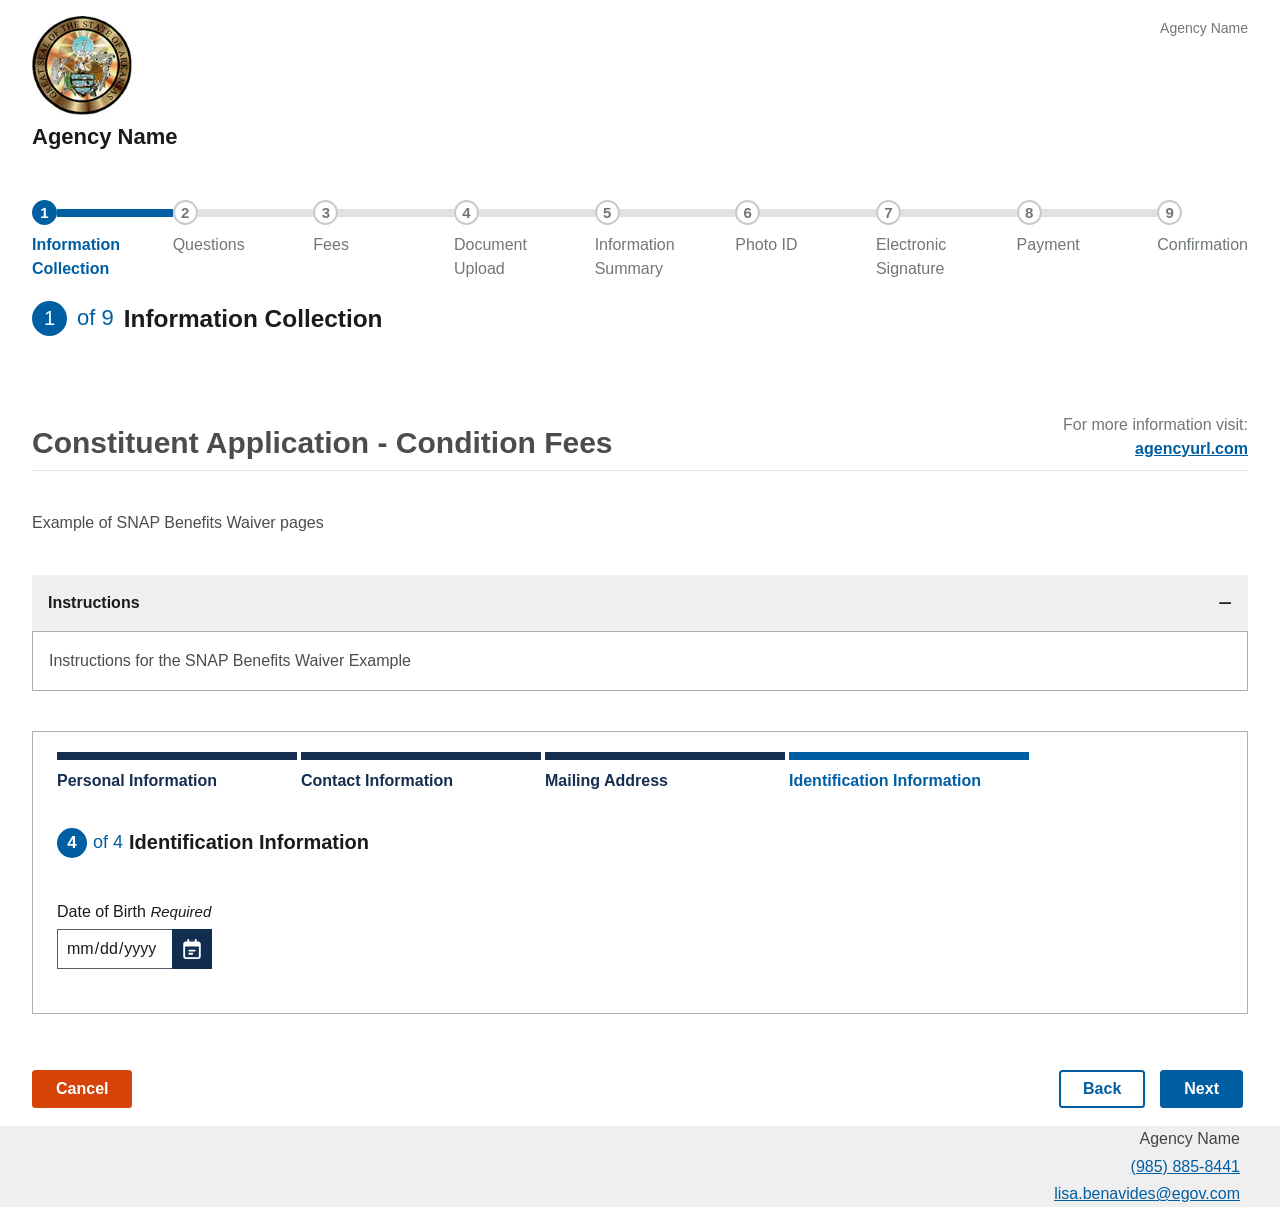
<file: index.html>
<!DOCTYPE html>
<html lang="en">

<head>
  <meta charset="UTF-8" />
  <meta name="viewport" content="width=device-width, initial-scale=1.0" />
  <title>Constituent Application - PhotoID - Information Collection</title>
  <link rel="stylesheet" href="css/styles.css" />
  <style>
    /* Fix the CSS variable typo in styles.css for step labels */
    :root {
      --step-indicator-label-font-size: 1.6rem;
    }

    /* ===== Constituent Header ===== */
    .constituent-header {
      display: flex;
      justify-content: space-between;
      align-items: flex-start;
      padding: 1.6rem 3.2rem;
      background: #fff;
    }

    .constituent-header__brand {
      display: flex;
      flex-direction: column;
      gap: 0.4rem;
    }

    .constituent-header__logo {
      max-height: 100px;
      max-width: 100px;
    }

    .constituent-header__agency-name {
      font-size: 2.2rem;
      font-weight: 700;
      color: #1b1b1b;
      margin: 0;
    }

    .constituent-header__aside {
      font-size: 1.4rem;
      color: #71767a;
      padding-top: 0.4rem;
    }

    /* ===== Application Card ===== */
    .application-card {
      border: 1px solid #aeb0b5;
      background-color: #fff;
      padding: 0 2.4rem 2.4rem;
      margin-top: 2rem;
      margin-bottom: 4rem;
    }

    /* ===== Section Tabs (sub-step tab strip) ===== */
    .section-tabs {
      display: flex;
      gap: 4px;
      margin-top: 2rem;
    }

    .section-tab {
      flex: 1;
      max-width: 24rem;
      padding: 1rem 0 1.6rem;
      font-family: "Public Sans Web", -apple-system, BlinkMacSystemFont, "Segoe UI", Roboto, sans-serif;
      font-size: 1.6rem;
      font-weight: 600;
      color: #919191;
      background: none;
      border: none;
      border-top: 8px solid #c9c9c9;
      cursor: pointer;
      text-align: left;
      line-height: 1.4;
    }

    .section-tab.active {
      color: #005ea2;
      border-top-color: #005ea2;
      font-weight: bold;
    }

    .section-tab.visited {
      color: #162e51;
      border-top-color: #162e51;
    }

    .section-tab:hover:not(.active) {
      color: #1b1b1b;
    }

    .section-tab:focus {
      outline: 0.25rem solid #2491ff;
      outline-offset: -2px;
    }

    /* ===== Tab Panels ===== */
    .section-tab-panel {
      display: none;
    }

    .section-tab-panel.active {
      display: block;
    }

    /* ===== Sub-step Heading ("1 of 4 Personal Information") ===== */
    .substep-heading {
      display: flex;
      align-items: center;
      gap: 0.6rem;
      margin: 2rem 0 4.4rem;
    }

    .substep-heading__counter {
      display: inline-flex;
      align-items: center;
      justify-content: center;
      width: 3rem;
      height: 3rem;
      min-width: 3rem;
      border-radius: 50%;
      background-color: #005ea2;
      color: #fff;
      font-size: 1.7rem;
      font-weight: 700;
      line-height: 1;
    }

    .substep-heading__total {
      font-size: 1.8rem;
      font-weight: 400;
      color: #005ea2;
    }

    .substep-heading__text {
      font-size: 2rem;
      font-weight: 700;
      color: #1b1b1b;
    }

    /* ===== Form Groups ===== */
    .usa-form-group {
      margin-bottom: 2rem;
    }

    /* ===== Action Buttons Bar ===== */
    .form-actions {
      display: flex;
      justify-content: space-between;
      align-items: center;
      padding: 1.6rem 0;
    }

    /* ===== Constituent Footer ===== */
    .constituent-footer {
      text-align: right;
      background: #efefef;
      padding-right: 4rem;
    }

    .constituent-footer p {
      margin: 0.2rem 0;
      font-size: 1.6rem;
      color: #444;
    }

    .constituent-footer a {
      color: #005ea2;
      text-decoration: underline;
    }

    /* Keep step indicator labels visible on constituent page */
    .usa-step-indicator__segment-label {
      font-size: 1.6rem;
    }

    /* Hide native calendar icon visually but keep it interactive */
    input[type="date"]::-webkit-calendar-picker-indicator {
      opacity: 0;
      cursor: pointer;
    }

    /* Constituent page spacing overrides */
    .app-builder-content__heading {
      border-bottom: none;
      padding-bottom: 0;
      margin: 0;
    }

    .heading-url-row {
      display: flex;
      justify-content: space-between;
      align-items: flex-end;
      border-bottom: 1px solid #dfe1e2;
      padding-bottom: 1rem;
      margin-top: 8rem;
      margin-bottom: 4rem;
    }

    .heading-url-row__url {
      display: flex;
      flex-direction: column;
      align-items: flex-end;
      gap: 0.6rem;
      font-size: 1.6rem;
      color: #71767a;
      padding-bottom: 0.2rem;
    }

    .heading-url-row__url a {
      color: #005ea2;
      text-decoration: underline;
      font-size: 1.6rem;
      font-weight: 700;
    }

    .date-picker-wrapper .usa-input {
      padding-right: 0;
    }

    
  </style>
</head>

<body>
  <div class="app-container">

    <!-- Header -->
    <header class="constituent-header">
      <div class="constituent-header__brand">
        <img class="constituent-header__logo" src="assets/agency-logo.png" alt="Agency Logo" />
        <p class="constituent-header__agency-name">Agency Name</p>
      </div>
      <div class="constituent-header__aside">Agency Name</div>
    </header>

    <main id="main-content" class="grid-container">

      <!-- Top 8-step progress indicator -->
      <div class="usa-step-indicator margin-top-4" aria-label="Application progress">
        <ol class="usa-step-indicator__segments">
          <li class="usa-step-indicator__segment usa-step-indicator__segment--current">
            <span class="usa-step-indicator__segment-label">Information Collection</span>
          </li>
          <li class="usa-step-indicator__segment">
            <span class="usa-step-indicator__segment-label">Questions</span>
          </li>
          <li class="usa-step-indicator__segment">
            <span class="usa-step-indicator__segment-label">Fees</span>
          </li>
          <li class="usa-step-indicator__segment">
            <span class="usa-step-indicator__segment-label">Document Upload</span>
          </li>
          <li class="usa-step-indicator__segment">
            <span class="usa-step-indicator__segment-label">Information Summary</span>
          </li>
          <li class="usa-step-indicator__segment">
            <span class="usa-step-indicator__segment-label">Photo ID</span>
          </li>
          <li class="usa-step-indicator__segment">
            <span class="usa-step-indicator__segment-label">Electronic Signature</span>
          </li>
          <li class="usa-step-indicator__segment">
            <span class="usa-step-indicator__segment-label">Payment</span>
          </li>
          <li class="usa-step-indicator__segment">
            <span class="usa-step-indicator__segment-label">Confirmation</span>
          </li>
        </ol>
      </div>

      <!-- Step heading -->
      <div class="usa-step-indicator__header">
        <h1 class="usa-step-indicator__heading">
          <span class="usa-step-indicator__heading-counter">1</span>
          <span class="usa-step-indicator__total-steps">of 9</span>
          <span class="usa-step-indicator__heading-text">Information Collection</span>
        </h1>
      </div>

      <!-- Title / Description -->
      <div class="heading-url-row">
        <h1 class="app-builder-content__heading">Constituent Application - Condition Fees</h1>
        <div class="heading-url-row__url">
          <span>For more information visit:</span>
          <a href="#">agencyurl.com</a>
        </div>
      </div>
      <p class="app-builder-content__text">Example of SNAP Benefits Waiver pages</p>

      <!-- Instructions Accordion (expanded by default) -->
      <div class="usa-accordion usa-accordion--bordered" style="margin-top: 4rem; margin-bottom: 4rem;">
        <h3 class="usa-accordion__heading">
          <button type="button" class="usa-accordion__button" aria-expanded="true" aria-controls="instructions-content">
            Instructions
          </button>
        </h3>
        <div id="instructions-content" class="usa-accordion__content">
          <p style="margin: 0; font-size: 1.6rem;">Instructions for the SNAP Benefits Waiver Example</p>
        </div>
      </div>

      <!-- Application Card -->
      <div class="application-card">

          <!-- Sub-section Tab Strip -->
          <div class="section-tabs" role="tablist" aria-label="Information sections">
            <button class="section-tab visited" role="tab" aria-selected="false"
              aria-controls="panel-personal" id="tab-personal">Personal Information</button>
            <button class="section-tab visited" role="tab" aria-selected="false"
              aria-controls="panel-contact" id="tab-contact">Contact Information</button>
            <button class="section-tab visited" role="tab" aria-selected="false"
              aria-controls="panel-mailing" id="tab-mailing">Mailing Address</button>
            <button class="section-tab active" role="tab" aria-selected="true"
              aria-controls="panel-identification" id="tab-identification">Identification Information</button>
          </div>

          <!-- Panel 1: Personal Information -->
          <div class="section-tab-panel" id="panel-personal" role="tabpanel" aria-labelledby="tab-personal">
            <div class="substep-heading">
              <span class="substep-heading__counter">1</span>
              <span class="substep-heading__total">of 4</span>
              <span class="substep-heading__text">Personal Information</span>
            </div>

            <div class="usa-form-group">
              <label class="usa-label" for="prefix">Prefix</label>
              <select class="usa-select" id="prefix" name="prefix">
                <option value="">Please Select</option>
                <option value="mr">Mr.</option>
                <option value="mrs">Mrs.</option>
                <option value="ms">Ms.</option>
                <option value="dr">Dr.</option>
                <option value="prof">Prof.</option>
              </select>
            </div>

            <div class="usa-form-group">
              <label class="usa-label" for="first-name">First Name <span class="field-required">Required</span></label>
              <input class="usa-input" id="first-name" name="first-name" type="text" autocomplete="given-name" />
            </div>

            <div class="usa-form-group">
              <label class="usa-label" for="middle-name">Middle Name</label>
              <input class="usa-input" id="middle-name" name="middle-name" type="text" autocomplete="additional-name" />
            </div>

            <div class="usa-form-group">
              <label class="usa-label" for="last-name">Last Name <span class="field-required">Required</span></label>
              <input class="usa-input" id="last-name" name="last-name" type="text" autocomplete="family-name" />
            </div>
          </div>

          <!-- Panel 2: Contact Information -->
          <div class="section-tab-panel" id="panel-contact" role="tabpanel" aria-labelledby="tab-contact">
            <div class="substep-heading">
              <span class="substep-heading__counter">2</span>
              <span class="substep-heading__total">of 4</span>
              <span class="substep-heading__text">Contact Information</span>
            </div>

            <div class="usa-form-group">
              <label class="usa-label" for="phone">Phone Number <span class="field-required">Required</span></label>
              <input class="usa-input" id="phone" name="phone" type="tel" autocomplete="tel" />
            </div>

            <div class="usa-form-group">
              <label class="usa-label" for="email">Email Address <span class="field-required">Required</span></label>
              <input class="usa-input" id="email" name="email" type="email" autocomplete="email" />
            </div>

            <div class="usa-form-group">
              <label class="usa-label" for="email-confirm">Re-Enter Email Address <span class="field-required">Required</span></label>
              <input class="usa-input" id="email-confirm" name="email-confirm" type="email" autocomplete="off" />
            </div>
          </div>

          <!-- Panel 3: Mailing Address -->
          <div class="section-tab-panel" id="panel-mailing" role="tabpanel" aria-labelledby="tab-mailing">
            <div class="substep-heading">
              <span class="substep-heading__counter">3</span>
              <span class="substep-heading__total">of 4</span>
              <span class="substep-heading__text">Mailing Address</span>
            </div>

            <div class="usa-form-group">
              <label class="usa-label" for="address-line1">Address Line 1 <span class="field-required">Required</span></label>
              <input class="usa-input" id="address-line1" name="address-line1" type="text" autocomplete="address-line1" />
            </div>

            <div class="usa-form-group">
              <label class="usa-label" for="city">City <span class="field-required">Required</span></label>
              <input class="usa-input" id="city" name="city" type="text" autocomplete="address-level2" />
            </div>

            <div class="usa-form-group">
              <label class="usa-label" for="state">State <span class="field-required">Required</span></label>
              <select class="usa-select" id="state" name="state" autocomplete="address-level1">
                <option value="">Please Select</option>
              </select>
            </div>

            <div class="usa-form-group">
              <label class="usa-label" for="zip">ZIP Code <span class="field-required">Required</span></label>
              <input class="usa-input" id="zip" name="zip" type="text" maxlength="10" autocomplete="postal-code" />
            </div>
          </div>

          <!-- Panel 4: Identification Information -->
          <div class="section-tab-panel active" id="panel-identification" role="tabpanel" aria-labelledby="tab-identification">
            <div class="substep-heading">
              <span class="substep-heading__counter">4</span>
              <span class="substep-heading__total">of 4</span>
              <span class="substep-heading__text">Identification Information</span>
            </div>

            <div class="usa-form-group">
              <label class="usa-label" for="dob">Date of Birth <span class="field-required">Required</span></label>
              <div class="date-picker-wrapper">
                <input class="usa-input" id="dob" name="dob" type="date" autocomplete="bday" />
                <button type="button" class="date-picker-button" aria-label="Open date picker">
                  <svg xmlns="http://www.w3.org/2000/svg" viewBox="0 0 448 512" fill="currentColor">
                    <path d="M128 0c13.3 0 24 10.7 24 24l0 40 144 0 0-40c0-13.3 10.7-24 24-24s24 10.7 24 24l0 40 40 0c35.3 0 64 28.7 64 64l0 16 0 48 0 256c0 35.3-28.7 64-64 64L64 512c-35.3 0-64-28.7-64-64L0 192l0-48 0-16C0 92.7 28.7 64 64 64l40 0 0-40c0-13.3 10.7-24 24-24zM400 192L48 192l0 256c0 8.8 7.2 16 16 16l320 0c8.8 0 16-7.2 16-16l0-256zM128 296c0-13.3 10.7-24 24-24l144 0c13.3 0 24 10.7 24 24s-10.7 24-24 24l-144 0c-13.3 0-24-10.7-24-24zm0 80c0-13.3 10.7-24 24-24l80 0c13.3 0 24 10.7 24 24s-10.7 24-24 24l-80 0c-13.3 0-24-10.7-24-24z"/>
                  </svg>
                </button>
              </div>
            </div>
          </div>

      </div><!-- end .application-card -->

      <!-- Action Buttons (outside the card) -->
      <div class="form-actions">
        <button type="button" class="usa-button usa-button--secondary">Cancel</button>
        <div style="display: flex; gap: 1rem;">
          <button type="button" class="usa-button usa-button--outline" id="back-btn">Back</button>
          <button type="button" class="usa-button" id="next-btn">Next</button>
        </div>
      </div>

    </main>

    <!-- Footer -->
    <footer class="constituent-footer">
      <p>Agency Name</p>
      <p><a href="tel:9858858441">(985) 885-8441</a></p>
      <p><a href="mailto:lisa.benavides@egov.com">lisa.benavides@egov.com</a></p>
    </footer>

  </div>

  <script>
    // Tab switching
    document.querySelectorAll('.section-tab').forEach(function (tab) {
      tab.addEventListener('click', function () {
        document.querySelectorAll('.section-tab').forEach(function (t) {
          t.classList.remove('active');
          t.setAttribute('aria-selected', 'false');
        });
        document.querySelectorAll('.section-tab-panel').forEach(function (p) {
          p.classList.remove('active');
        });
        this.classList.add('active');
        this.setAttribute('aria-selected', 'true');
        document.getElementById(this.getAttribute('aria-controls')).classList.add('active');
      });
    });

    // Step indicator navigation
    var stepPages = ['index.html', 'questions.html', 'fees.html', 'document-upload.html', 'information-summary.html', 'photo-id.html', 'electronic-signature.html'];
    document.querySelectorAll('.usa-step-indicator__segment').forEach(function (segment, i) {
      if (stepPages[i]) {
        segment.style.cursor = 'pointer';
        segment.addEventListener('click', function () { window.location.href = stepPages[i]; });
      }
    });

    // Accordion toggle
    document.querySelectorAll('.usa-accordion__button').forEach(function (button) {
      button.addEventListener('click', function () {
        var expanded = this.getAttribute('aria-expanded') === 'true';
        var content = document.getElementById(this.getAttribute('aria-controls'));
        if (expanded) {
          this.setAttribute('aria-expanded', 'false');
          content.setAttribute('hidden', '');
        } else {
          this.setAttribute('aria-expanded', 'true');
          content.removeAttribute('hidden');
        }
      });
    });

    // Date picker button opens native picker
    var datePickerBtn = document.querySelector('.date-picker-button');
    if (datePickerBtn) {
      datePickerBtn.addEventListener('click', function () {
        var input = document.getElementById('dob');
        if (input && input.showPicker) {
          input.showPicker();
        } else if (input) {
          input.focus();
        }
      });
    }

    // Next/Back buttons advance or retreat through tabs; Next navigates to questions.html on last tab
    var tabs = Array.from(document.querySelectorAll('.section-tab'));
    document.getElementById('next-btn').addEventListener('click', function () {
      var activeIndex = tabs.findIndex(function (t) { return t.classList.contains('active'); });
      if (activeIndex < tabs.length - 1) {
        tabs[activeIndex + 1].click();
      } else {
        window.location.href = 'questions.html';
      }
    });
    document.getElementById('back-btn').addEventListener('click', function () {
      var activeIndex = tabs.findIndex(function (t) { return t.classList.contains('active'); });
      if (activeIndex > 0) {
        tabs[activeIndex - 1].click();
      }
    });
  </script>
</body>

</html>
</file>
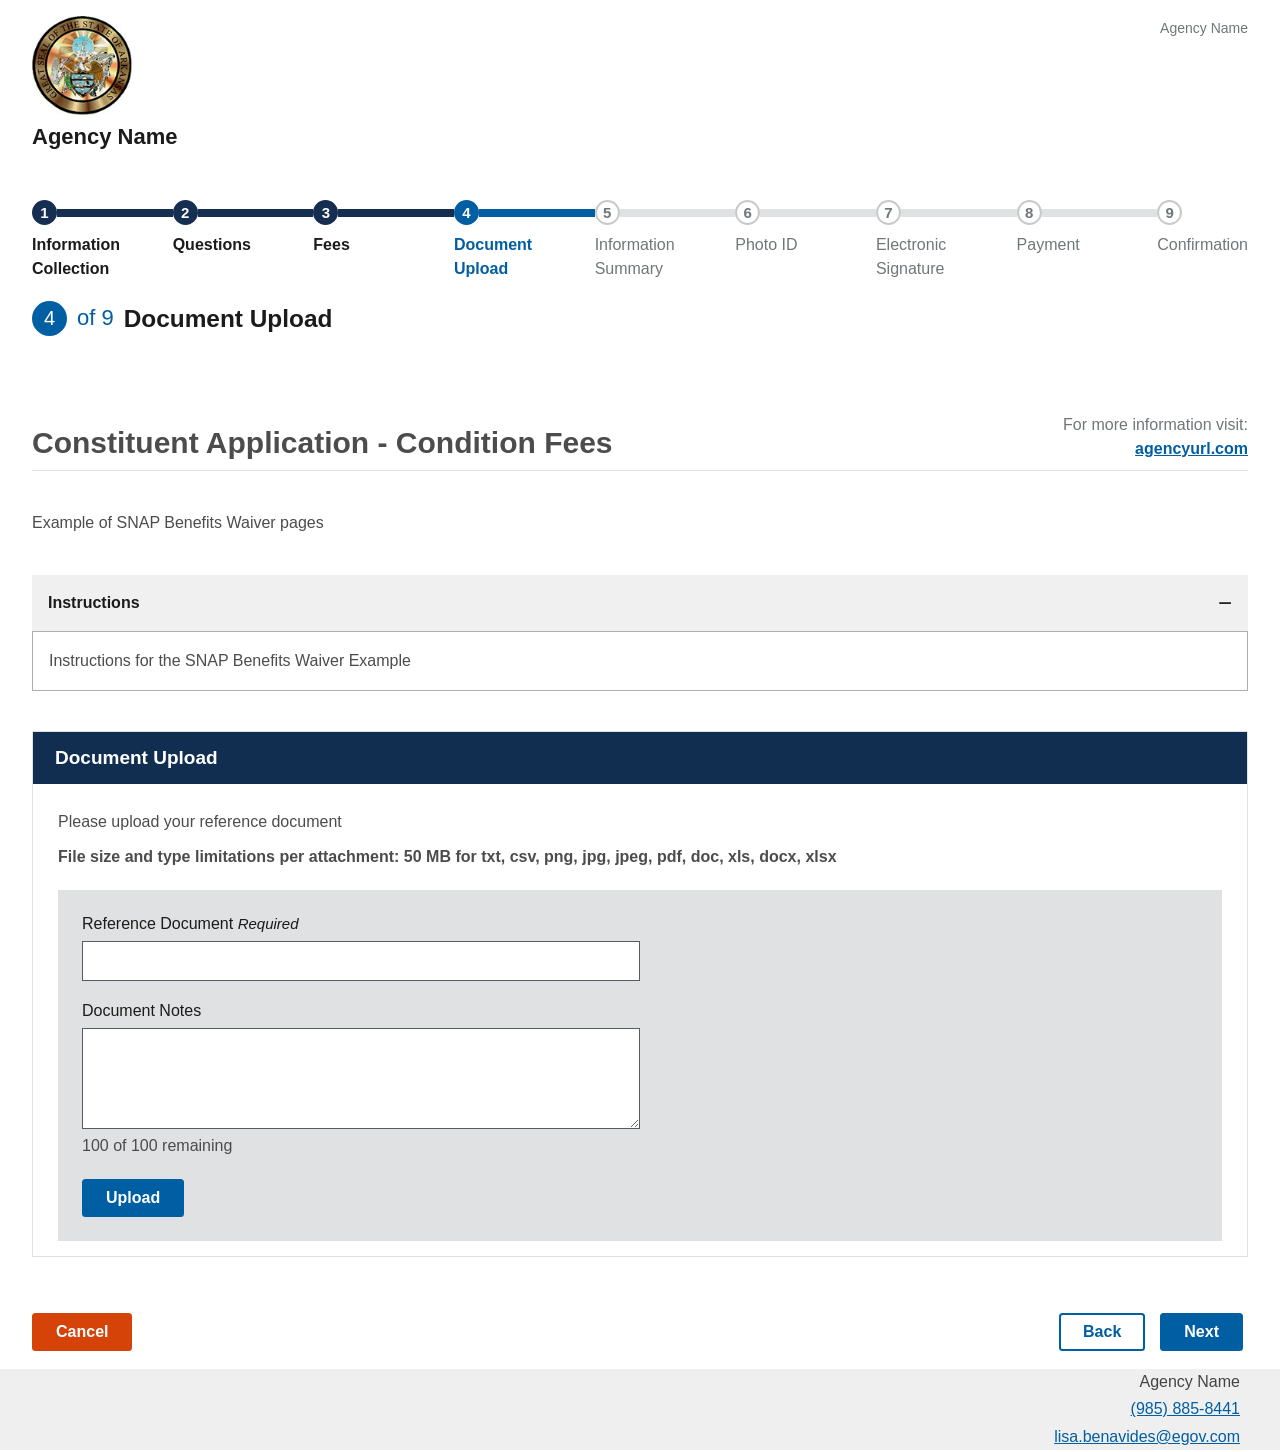
<file: document-upload.html>
<!DOCTYPE html>
<html lang="en">

<head>
  <meta charset="UTF-8" />
  <meta name="viewport" content="width=device-width, initial-scale=1.0" />
  <title>Constituent Application - PhotoID - Document Upload</title>
  <link rel="stylesheet" href="css/styles.css" />
  <style>
    /* Fix the CSS variable typo in styles.css for step labels */
    :root {
      --step-indicator-label-font-size: 1.6rem;
    }

    /* ===== Constituent Header ===== */
    .constituent-header {
      display: flex;
      justify-content: space-between;
      align-items: flex-start;
      padding: 1.6rem 3.2rem;
      background: #fff;
    }

    .constituent-header__brand {
      display: flex;
      flex-direction: column;
      gap: 0.4rem;
    }

    .constituent-header__logo {
      max-height: 100px;
      max-width: 100px;
    }

    .constituent-header__agency-name {
      font-size: 2.2rem;
      font-weight: 700;
      color: #1b1b1b;
      margin: 0;
    }

    .constituent-header__aside {
      font-size: 1.4rem;
      color: #71767a;
      padding-top: 0.4rem;
    }

    /* ===== Action Buttons Bar ===== */
    .form-actions {
      display: flex;
      justify-content: space-between;
      align-items: center;
      padding: 1.6rem 0;
    }

    /* ===== Constituent Footer ===== */
    .constituent-footer {
      text-align: right;
      background: #efefef;
      padding-right: 4rem;
    }

    .constituent-footer p {
      margin: 0.2rem 0;
      font-size: 1.6rem;
      color: #444;
    }

    .constituent-footer a {
      color: #005ea2;
      text-decoration: underline;
    }

    /* Keep step indicator labels visible on constituent page */
    .usa-step-indicator__segment-label {
      font-size: 1.6rem;
    }

    /* Constituent page spacing overrides */
    .app-builder-content__heading {
      border-bottom: none;
      padding-bottom: 0;
      margin: 0;
    }

    .heading-url-row {
      display: flex;
      justify-content: space-between;
      align-items: flex-end;
      border-bottom: 1px solid #dfe1e2;
      padding-bottom: 1rem;
      margin-top: 8rem;
      margin-bottom: 4rem;
    }

    .heading-url-row__url {
      display: flex;
      flex-direction: column;
      align-items: flex-end;
      gap: 0.6rem;
      font-size: 1.6rem;
      color: #71767a;
      padding-bottom: 0.2rem;
    }

    .heading-url-row__url a {
      color: #005ea2;
      text-decoration: underline;
      font-size: 1.6rem;
      font-weight: 700;
    }

    .usa-textarea:disabled {
      background-color: #f0f0f0;
      color: #454545;
      cursor: not-allowed;
      border-color: #c9c9c9;
    }
  </style>
</head>

<body>
  <div class="app-container">

    <!-- Header -->
    <header class="constituent-header">
      <div class="constituent-header__brand">
        <img class="constituent-header__logo" src="assets/agency-logo.png" alt="Agency Logo" />
        <p class="constituent-header__agency-name">Agency Name</p>
      </div>
      <div class="constituent-header__aside">Agency Name</div>
    </header>

    <main id="main-content" class="grid-container">

      <!-- Top 8-step progress indicator -->
      <div class="usa-step-indicator margin-top-4" aria-label="Application progress">
        <ol class="usa-step-indicator__segments">
          <li class="usa-step-indicator__segment usa-step-indicator__segment--complete">
            <span class="usa-step-indicator__segment-label">Information Collection</span>
          </li>
          <li class="usa-step-indicator__segment usa-step-indicator__segment--complete">
            <span class="usa-step-indicator__segment-label">Questions</span>
          </li>
          <li class="usa-step-indicator__segment usa-step-indicator__segment--complete">
            <span class="usa-step-indicator__segment-label">Fees</span>
          </li>
          <li class="usa-step-indicator__segment usa-step-indicator__segment--current">
            <span class="usa-step-indicator__segment-label">Document Upload</span>
          </li>
          <li class="usa-step-indicator__segment">
            <span class="usa-step-indicator__segment-label">Information Summary</span>
          </li>
          <li class="usa-step-indicator__segment">
            <span class="usa-step-indicator__segment-label">Photo ID</span>
          </li>
          <li class="usa-step-indicator__segment">
            <span class="usa-step-indicator__segment-label">Electronic Signature</span>
          </li>
          <li class="usa-step-indicator__segment">
            <span class="usa-step-indicator__segment-label">Payment</span>
          </li>
          <li class="usa-step-indicator__segment">
            <span class="usa-step-indicator__segment-label">Confirmation</span>
          </li>
        </ol>
      </div>

      <!-- Step heading -->
      <div class="usa-step-indicator__header">
        <h1 class="usa-step-indicator__heading">
          <span class="usa-step-indicator__heading-counter">4</span>
          <span class="usa-step-indicator__total-steps">of 9</span>
          <span class="usa-step-indicator__heading-text">Document Upload</span>
        </h1>
      </div>

      <!-- Title / Description -->
      <div class="heading-url-row">
        <h1 class="app-builder-content__heading">Constituent Application - Condition Fees</h1>
        <div class="heading-url-row__url">
          <span>For more information visit:</span>
          <a href="#">agencyurl.com</a>
        </div>
      </div>
      <p class="app-builder-content__text">Example of SNAP Benefits Waiver pages</p>

      <!-- Instructions Accordion (expanded by default) -->
      <div class="usa-accordion usa-accordion--bordered" style="margin-top: 4rem; margin-bottom: 4rem;">
        <h3 class="usa-accordion__heading">
          <button type="button" class="usa-accordion__button" aria-expanded="true" aria-controls="instructions-content">
            Instructions
          </button>
        </h3>
        <div id="instructions-content" class="usa-accordion__content">
          <p style="margin: 0; font-size: 1.6rem;">Instructions for the SNAP Benefits Waiver Example</p>
        </div>
      </div>

      <!-- Document Upload Blue Bar Container -->
      <div class="preview-container" style="margin-bottom: 4rem;">
        <div class="preview-container__header">Document Upload</div>
        <div class="preview-container__body">
          <p style="font-size: 1.6rem; margin: 0 0 1rem;">Please upload your reference document</p>
          <p style="font-size: 1.6rem; font-weight: 700; margin: 0 0 2rem;">File size and type limitations per attachment: 50 MB for txt, csv, png, jpg, jpeg, pdf, doc, xls, docx, xlsx</p>

          <!-- Upload form gray container -->
          <div style="background-color: #dfe1e2; padding: 2.4rem;">

            <div class="usa-form-group" style="margin-bottom: 2rem;">
              <label class="usa-label" for="reference-doc">Reference Document <span class="field-required">Required</span></label>
              <input class="usa-input" id="reference-doc" name="reference-doc" type="text" readonly style="max-width: 50%;" />
            </div>

            <div class="usa-form-group" style="margin-bottom: 0.4rem;">
              <label class="usa-label" for="doc-notes">Document Notes</label>
              <textarea class="usa-textarea" id="doc-notes" name="doc-notes" maxlength="100" rows="4"
                oninput="updateCount(this)" style="max-width: 50%;"></textarea>
            </div>
            <p id="doc-notes-count" style="font-size: 1.6rem; margin: 0 0 2rem;">100 of 100 remaining</p>

            <!-- Hidden real file picker -->
            <input type="file" id="file-picker" style="display: none;" />

            <!-- Button states -->
            <div id="upload-btn-state">
              <button type="button" class="usa-button" id="upload-btn">Upload</button>
            </div>
            <div id="save-cancel-btn-state" style="display: none; gap: 1rem; display: none;">
              <button type="button" class="usa-button" id="save-btn">Save</button>
              <button type="button" class="usa-button usa-button--secondary" id="cancel-upload-btn">Cancel</button>
            </div>
            <div id="delete-btn-state" style="display: none;">
              <button type="button" class="usa-button usa-button--secondary" id="delete-btn">Delete</button>
            </div>

          </div>
        </div>
      </div>

      <!-- Action Buttons -->
      <div class="form-actions">
        <button type="button" class="usa-button usa-button--secondary">Cancel</button>
        <div style="display: flex; gap: 1rem;">
          <button type="button" class="usa-button usa-button--outline" onclick="window.location.href='fees.html'">Back</button>
          <button type="button" class="usa-button" onclick="window.location.href='information-summary.html'">Next</button>
        </div>
      </div>

    </main>

    <!-- Footer -->
    <footer class="constituent-footer">
      <p>Agency Name</p>
      <p><a href="tel:9858858441">(985) 885-8441</a></p>
      <p><a href="mailto:lisa.benavides@egov.com">lisa.benavides@egov.com</a></p>
    </footer>

  </div>

  <script>
    function updateCount(textarea) {
      var remaining = 100 - textarea.value.length;
      document.getElementById('doc-notes-count').textContent = remaining + ' of 100 remaining';
    }

    var filePicker = document.getElementById('file-picker');
    var refDocInput = document.getElementById('reference-doc');
    var uploadState = document.getElementById('upload-btn-state');
    var saveCancelState = document.getElementById('save-cancel-btn-state');
    var deleteState = document.getElementById('delete-btn-state');

    function showState(state) {
      uploadState.style.display = state === 'upload' ? 'block' : 'none';
      saveCancelState.style.display = state === 'save-cancel' ? 'flex' : 'none';
      deleteState.style.display = state === 'delete' ? 'block' : 'none';
    }

    // Upload clicked — open file picker
    document.getElementById('upload-btn').addEventListener('click', function () {
      filePicker.click();
    });

    // File selected — populate input, show Save/Cancel
    filePicker.addEventListener('change', function () {
      if (filePicker.files.length > 0) {
        refDocInput.value = filePicker.files[0].name;
        showState('save-cancel');
      }
    });

    // Save clicked — show Delete, disable notes
    document.getElementById('save-btn').addEventListener('click', function () {
      document.getElementById('doc-notes').disabled = true;
      showState('delete');
    });

    // Cancel clicked — clear and return to Upload
    document.getElementById('cancel-upload-btn').addEventListener('click', function () {
      refDocInput.value = '';
      filePicker.value = '';
      showState('upload');
    });

    // Delete clicked — clear, re-enable notes, return to Upload
    document.getElementById('delete-btn').addEventListener('click', function () {
      refDocInput.value = '';
      filePicker.value = '';
      document.getElementById('doc-notes').disabled = false;
      showState('upload');
    });

    // Step indicator navigation
    var stepPages = ['index.html', 'questions.html', 'fees.html', 'document-upload.html', 'information-summary.html', 'photo-id.html', 'electronic-signature.html'];
    document.querySelectorAll('.usa-step-indicator__segment').forEach(function (segment, i) {
      if (stepPages[i]) {
        segment.style.cursor = 'pointer';
        segment.addEventListener('click', function () { window.location.href = stepPages[i]; });
      }
    });

    // Accordion toggle
    document.querySelectorAll('.usa-accordion__button').forEach(function (button) {
      button.addEventListener('click', function () {
        var expanded = this.getAttribute('aria-expanded') === 'true';
        var content = document.getElementById(this.getAttribute('aria-controls'));
        if (expanded) {
          this.setAttribute('aria-expanded', 'false');
          content.setAttribute('hidden', '');
        } else {
          this.setAttribute('aria-expanded', 'true');
          content.removeAttribute('hidden');
        }
      });
    });
  </script>
</body>

</html>
</file>
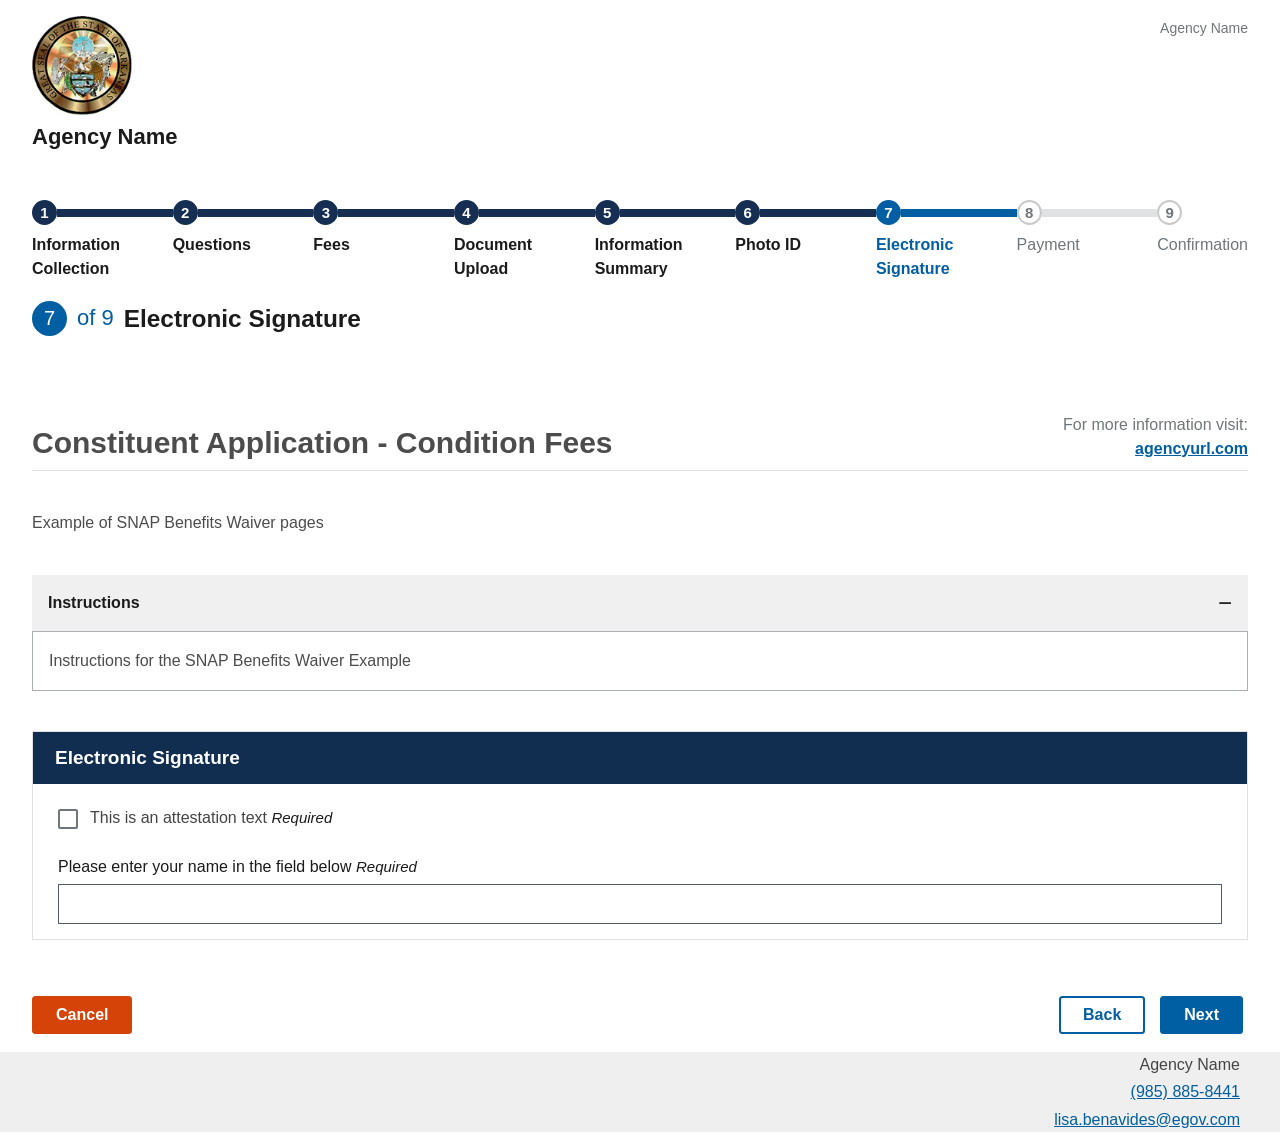
<file: electronic-signature.html>
<!DOCTYPE html>
<html lang="en">

<head>
  <meta charset="UTF-8" />
  <meta name="viewport" content="width=device-width, initial-scale=1.0" />
  <title>Constituent Application - PhotoID - Electronic Signature</title>
  <link rel="stylesheet" href="css/styles.css" />
  <style>
    /* Fix the CSS variable typo in styles.css for step labels */
    :root {
      --step-indicator-label-font-size: 1.6rem;
    }

    /* ===== Constituent Header ===== */
    .constituent-header {
      display: flex;
      justify-content: space-between;
      align-items: flex-start;
      padding: 1.6rem 3.2rem;
      background: #fff;
    }

    .constituent-header__brand {
      display: flex;
      flex-direction: column;
      gap: 0.4rem;
    }

    .constituent-header__logo {
      max-height: 100px;
      max-width: 100px;
    }

    .constituent-header__agency-name {
      font-size: 2.2rem;
      font-weight: 700;
      color: #1b1b1b;
      margin: 0;
    }

    .constituent-header__aside {
      font-size: 1.4rem;
      color: #71767a;
      padding-top: 0.4rem;
    }

    /* ===== Action Buttons Bar ===== */
    .form-actions {
      display: flex;
      justify-content: space-between;
      align-items: center;
      padding: 1.6rem 0;
    }

    /* ===== Constituent Footer ===== */
    .constituent-footer {
      text-align: right;
      background: #efefef;
      padding-right: 4rem;
    }

    .constituent-footer p {
      margin: 0.2rem 0;
      font-size: 1.6rem;
      color: #444;
    }

    .constituent-footer a {
      color: #005ea2;
      text-decoration: underline;
    }

    /* Keep step indicator labels visible on constituent page */
    .usa-step-indicator__segment-label {
      font-size: 1.6rem;
    }

    /* Constituent page spacing overrides */
    .app-builder-content__heading {
      border-bottom: none;
      padding-bottom: 0;
      margin: 0;
    }

    .heading-url-row {
      display: flex;
      justify-content: space-between;
      align-items: flex-end;
      border-bottom: 1px solid #dfe1e2;
      padding-bottom: 1rem;
      margin-top: 8rem;
      margin-bottom: 4rem;
    }

    .heading-url-row__url {
      display: flex;
      flex-direction: column;
      align-items: flex-end;
      gap: 0.6rem;
      font-size: 1.6rem;
      color: #71767a;
      padding-bottom: 0.2rem;
    }

    .heading-url-row__url a {
      color: #005ea2;
      text-decoration: underline;
      font-size: 1.6rem;
      font-weight: 700;
    }
  </style>
</head>

<body>
  <div class="app-container">

    <!-- Header -->
    <header class="constituent-header">
      <div class="constituent-header__brand">
        <img class="constituent-header__logo" src="assets/agency-logo.png" alt="Agency Logo" />
        <p class="constituent-header__agency-name">Agency Name</p>
      </div>
      <div class="constituent-header__aside">Agency Name</div>
    </header>

    <main id="main-content" class="grid-container">

      <!-- Top 8-step progress indicator -->
      <div class="usa-step-indicator margin-top-4" aria-label="Application progress">
        <ol class="usa-step-indicator__segments">
          <li class="usa-step-indicator__segment usa-step-indicator__segment--complete">
            <span class="usa-step-indicator__segment-label">Information Collection</span>
          </li>
          <li class="usa-step-indicator__segment usa-step-indicator__segment--complete">
            <span class="usa-step-indicator__segment-label">Questions</span>
          </li>
          <li class="usa-step-indicator__segment usa-step-indicator__segment--complete">
            <span class="usa-step-indicator__segment-label">Fees</span>
          </li>
          <li class="usa-step-indicator__segment usa-step-indicator__segment--complete">
            <span class="usa-step-indicator__segment-label">Document Upload</span>
          </li>
          <li class="usa-step-indicator__segment usa-step-indicator__segment--complete">
            <span class="usa-step-indicator__segment-label">Information Summary</span>
          </li>
          <li class="usa-step-indicator__segment usa-step-indicator__segment--complete">
            <span class="usa-step-indicator__segment-label">Photo ID</span>
          </li>
          <li class="usa-step-indicator__segment usa-step-indicator__segment--current">
            <span class="usa-step-indicator__segment-label">Electronic Signature</span>
          </li>
          <li class="usa-step-indicator__segment">
            <span class="usa-step-indicator__segment-label">Payment</span>
          </li>
          <li class="usa-step-indicator__segment">
            <span class="usa-step-indicator__segment-label">Confirmation</span>
          </li>
        </ol>
      </div>

      <!-- Step heading -->
      <div class="usa-step-indicator__header">
        <h1 class="usa-step-indicator__heading">
          <span class="usa-step-indicator__heading-counter">7</span>
          <span class="usa-step-indicator__total-steps">of 9</span>
          <span class="usa-step-indicator__heading-text">Electronic Signature</span>
        </h1>
      </div>

      <!-- Title / Description -->
      <div class="heading-url-row">
        <h1 class="app-builder-content__heading">Constituent Application - Condition Fees</h1>
        <div class="heading-url-row__url">
          <span>For more information visit:</span>
          <a href="#">agencyurl.com</a>
        </div>
      </div>
      <p class="app-builder-content__text">Example of SNAP Benefits Waiver pages</p>

      <!-- Instructions Accordion (expanded by default) -->
      <div class="usa-accordion usa-accordion--bordered" style="margin-top: 4rem; margin-bottom: 4rem;">
        <h3 class="usa-accordion__heading">
          <button type="button" class="usa-accordion__button" aria-expanded="true" aria-controls="instructions-content">
            Instructions
          </button>
        </h3>
        <div id="instructions-content" class="usa-accordion__content">
          <p style="margin: 0; font-size: 1.6rem;">Instructions for the SNAP Benefits Waiver Example</p>
        </div>
      </div>

      <!-- Electronic Signature Blue Bar Container -->
      <div class="preview-container" style="margin-bottom: 4rem;">
        <div class="preview-container__header">Electronic Signature</div>
        <div class="preview-container__body">

          <div class="usa-form-group" style="margin-bottom: 3rem;">
            <div class="usa-checkbox">
              <input class="usa-checkbox__input" id="attestation" type="checkbox" name="attestation" />
              <label class="usa-checkbox__label" for="attestation">This is an attestation text <span class="field-required">Required</span></label>
            </div>
          </div>

          <div class="usa-form-group" style="margin-bottom: 0;">
            <label class="usa-label" for="signature-name">Please enter your name in the field below <span class="field-required">Required</span></label>
            <input class="usa-input" id="signature-name" name="signature-name" type="text" />
          </div>

        </div>
      </div>

      <!-- Action Buttons -->
      <div class="form-actions">
        <button type="button" class="usa-button usa-button--secondary">Cancel</button>
        <div style="display: flex; gap: 1rem;">
          <button type="button" class="usa-button usa-button--outline" onclick="window.location.href='photo-id.html'">Back</button>
          <button type="button" class="usa-button">Next</button>
        </div>
      </div>

    </main>

    <!-- Footer -->
    <footer class="constituent-footer">
      <p>Agency Name</p>
      <p><a href="tel:9858858441">(985) 885-8441</a></p>
      <p><a href="mailto:lisa.benavides@egov.com">lisa.benavides@egov.com</a></p>
    </footer>

  </div>

  <script>
    // Step indicator navigation
    var stepPages = ['index.html', 'questions.html', 'fees.html', 'document-upload.html', 'information-summary.html', 'photo-id.html', 'electronic-signature.html'];
    document.querySelectorAll('.usa-step-indicator__segment').forEach(function (segment, i) {
      if (stepPages[i]) {
        segment.style.cursor = 'pointer';
        segment.addEventListener('click', function () { window.location.href = stepPages[i]; });
      }
    });

    // Accordion toggle
    document.querySelectorAll('.usa-accordion__button').forEach(function (button) {
      button.addEventListener('click', function () {
        var expanded = this.getAttribute('aria-expanded') === 'true';
        var content = document.getElementById(this.getAttribute('aria-controls'));
        if (expanded) {
          this.setAttribute('aria-expanded', 'false');
          content.setAttribute('hidden', '');
        } else {
          this.setAttribute('aria-expanded', 'true');
          content.removeAttribute('hidden');
        }
      });
    });
  </script>
</body>

</html>
</file>
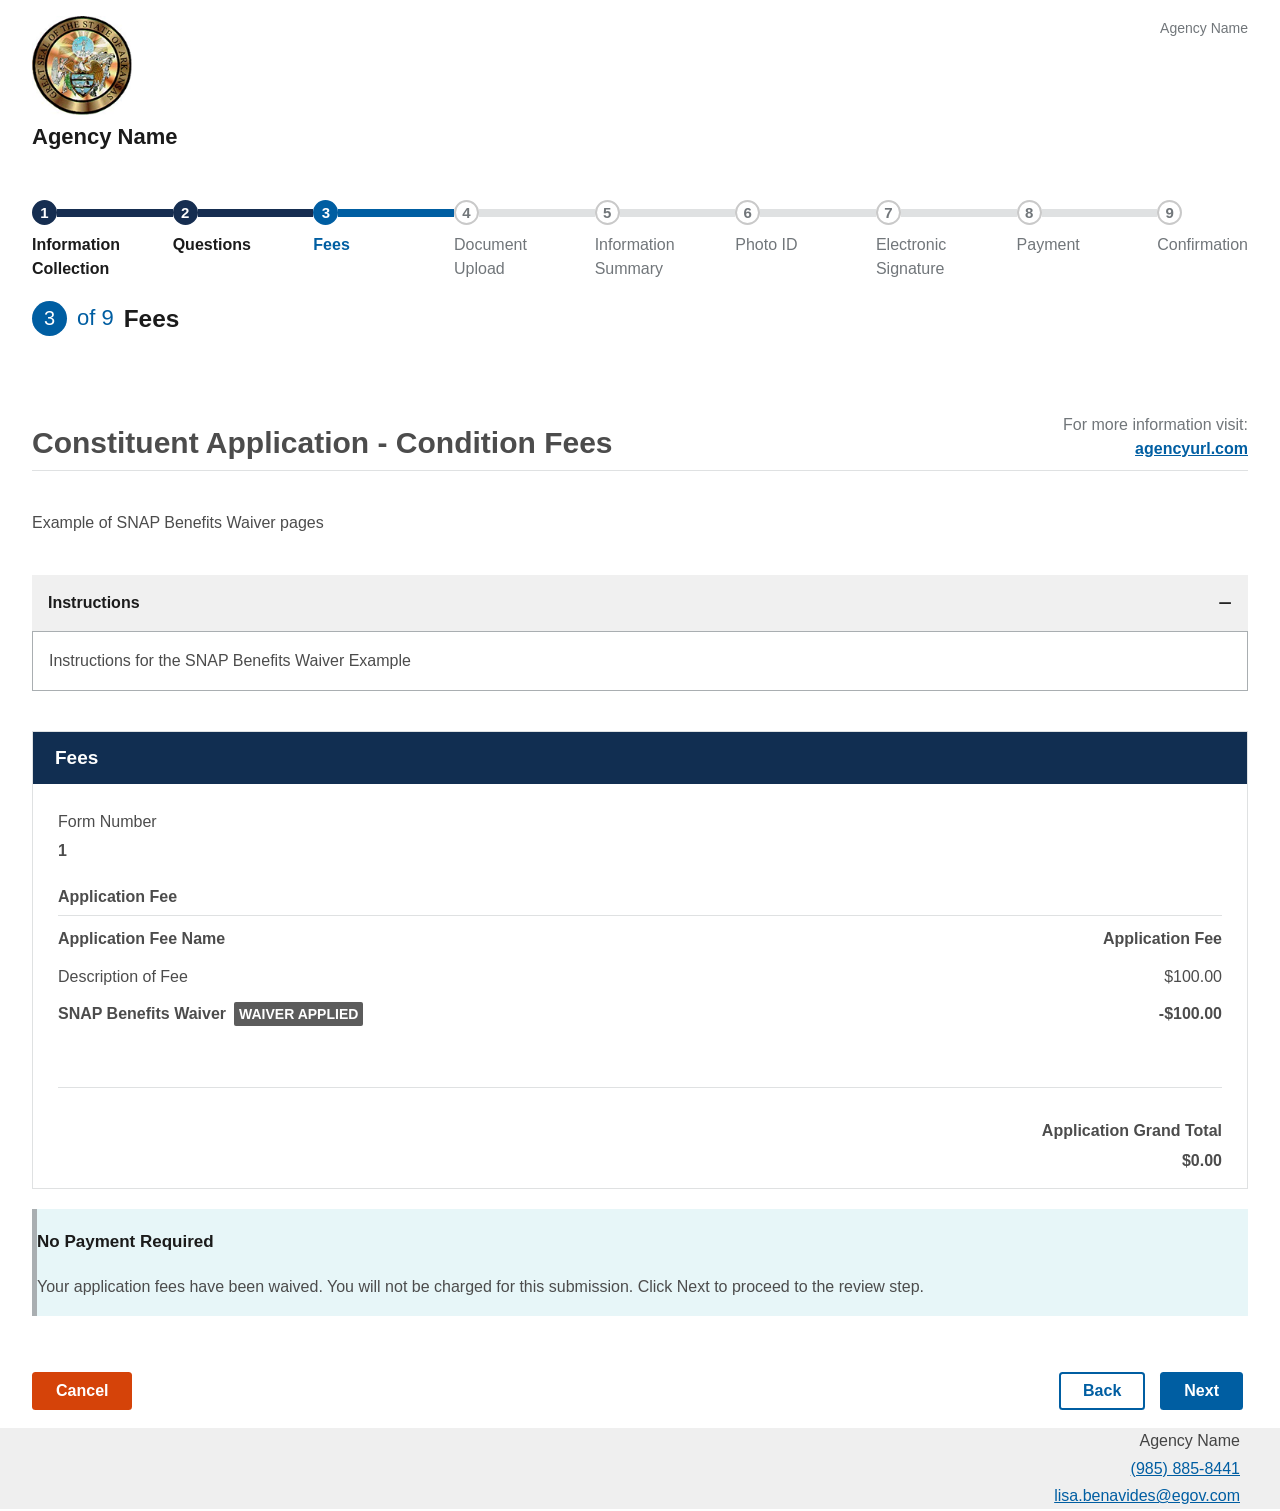
<file: fees-waived.html>
<!DOCTYPE html>
<html lang="en">

<head>
  <meta charset="UTF-8" />
  <meta name="viewport" content="width=device-width, initial-scale=1.0" />
  <title>Constituent Application - PhotoID - Fees</title>
  <!-- <link rel="stylesheet" href="https://cdnjs.cloudflare.com/ajax/libs/uswds/3.13.0/css/uswds.min.css" /> -->
  <!-- banner styles -->

  
  <link rel="stylesheet" href="css/styles.css" />
  <style>
    /* Fix the CSS variable typo in styles.css for step labels */
    :root {
      --step-indicator-label-font-size: 1.6rem;
    }

    /* ===== Constituent Header ===== */
    .constituent-header {
      display: flex;
      justify-content: space-between;
      align-items: flex-start;
      padding: 1.6rem 3.2rem;
      background: #fff;
    }

    .constituent-header__brand {
      display: flex;
      flex-direction: column;
      gap: 0.4rem;
    }

    .constituent-header__logo {
      max-height: 100px;
      max-width: 100px;
    }

    .constituent-header__agency-name {
      font-size: 2.2rem;
      font-weight: 700;
      color: #1b1b1b;
      margin: 0;
    }

    .constituent-header__aside {
      font-size: 1.4rem;
      color: #71767a;
      padding-top: 0.4rem;
    }

    /* ===== Action Buttons Bar ===== */
    .form-actions {
      display: flex;
      justify-content: space-between;
      align-items: center;
      padding: 1.6rem 0;
    }

    /* ===== Constituent Footer ===== */
    .constituent-footer {
      text-align: right;
      background: #efefef;
      padding-right: 4rem;
    }

    .constituent-footer p {
      margin: 0.2rem 0;
      font-size: 1.6rem;
      color: #444;
    }

    .constituent-footer a {
      color: #005ea2;
      text-decoration: underline;
    }

    /* Keep step indicator labels visible on constituent page */
    .usa-step-indicator__segment-label {
      font-size: 1.6rem;
    }

    /* Constituent page spacing overrides */
    .app-builder-content__heading {
      border-bottom: none;
      padding-bottom: 0;
      margin: 0;
    }

    .heading-url-row {
      display: flex;
      justify-content: space-between;
      align-items: flex-end;
      border-bottom: 1px solid #dfe1e2;
      padding-bottom: 1rem;
      margin-top: 8rem;
      margin-bottom: 4rem;
    }

    .heading-url-row__url {
      display: flex;
      flex-direction: column;
      align-items: flex-end;
      gap: 0.6rem;
      font-size: 1.6rem;
      color: #71767a;
      padding-bottom: 0.2rem;
    }

    .heading-url-row__url a {
      color: #005ea2;
      text-decoration: underline;
      font-size: 1.6rem;
      font-weight: 700;
    }


    .usa-alert {
      background-color: #f0f0f0;
    border-left: .5rem solid #a9aeb1;
    color: #1b1b1b;
    }

    .usa-alert--info {
      color: #1b1b1b;
    background-color: #e7f6f8;
    display: flex;
    flex-direction: column;
    justify-content: center;
    min-height: 3.3333333333rem;
    }




  </style>
</head>

<body>
  <div class="app-container">

    <!-- Header -->
    <header class="constituent-header">
      <div class="constituent-header__brand">
        <img class="constituent-header__logo" src="assets/agency-logo.png" alt="Agency Logo" />
        <p class="constituent-header__agency-name">Agency Name</p>
      </div>
      <div class="constituent-header__aside">Agency Name</div>
    </header>

    <main id="main-content" class="grid-container">

      <!-- Top 8-step progress indicator -->
      <div class="usa-step-indicator margin-top-4" aria-label="Application progress">
        <ol class="usa-step-indicator__segments">
          <li class="usa-step-indicator__segment usa-step-indicator__segment--complete">
            <span class="usa-step-indicator__segment-label">Information Collection</span>
          </li>
          <li class="usa-step-indicator__segment usa-step-indicator__segment--complete">
            <span class="usa-step-indicator__segment-label">Questions</span>
          </li>
          <li class="usa-step-indicator__segment usa-step-indicator__segment--current">
            <span class="usa-step-indicator__segment-label">Fees</span>
          </li>
          <li class="usa-step-indicator__segment">
            <span class="usa-step-indicator__segment-label">Document Upload</span>
          </li>
          <li class="usa-step-indicator__segment">
            <span class="usa-step-indicator__segment-label">Information Summary</span>
          </li>
          <li class="usa-step-indicator__segment">
            <span class="usa-step-indicator__segment-label">Photo ID</span>
          </li>
          <li class="usa-step-indicator__segment">
            <span class="usa-step-indicator__segment-label">Electronic Signature</span>
          </li>
          <li class="usa-step-indicator__segment">
            <span class="usa-step-indicator__segment-label">Payment</span>
          </li>
          <li class="usa-step-indicator__segment">
            <span class="usa-step-indicator__segment-label">Confirmation</span>
          </li>
        </ol>
      </div>

      <!-- Step heading -->
      <div class="usa-step-indicator__header">
        <h1 class="usa-step-indicator__heading">
          <span class="usa-step-indicator__heading-counter">3</span>
          <span class="usa-step-indicator__total-steps">of 9</span>
          <span class="usa-step-indicator__heading-text">Fees</span>
        </h1>
      </div>

      <!-- Title / Description -->
      <div class="heading-url-row">
        <h1 class="app-builder-content__heading">Constituent Application - Condition Fees</h1>
        <div class="heading-url-row__url">
          <span>For more information visit:</span>
          <a href="#">agencyurl.com</a>
        </div>
      </div>
      <p class="app-builder-content__text">Example of SNAP Benefits Waiver pages</p>

      <!-- Instructions Accordion (expanded by default) -->
      <div class="usa-accordion usa-accordion--bordered" style="margin-top: 4rem; margin-bottom: 4rem;">
        <h3 class="usa-accordion__heading">
          <button type="button" class="usa-accordion__button" aria-expanded="true" aria-controls="instructions-content">
            Instructions
          </button>
        </h3>
        <div id="instructions-content" class="usa-accordion__content">
          <p style="margin: 0; font-size: 1.6rem;">Instructions for the SNAP Benefits Waiver Example</p>
        </div>
      </div>

      <!-- Fees Blue Bar Container -->
      <div class="preview-container" style="margin-bottom: 2rem;">
        <div class="preview-container__header">Fees</div>
        <div class="preview-container__body">
          <p style="font-size: 1.6rem; margin: 0 0 0.4rem;">Form Number</p>
          <p style="font-size: 1.6rem; font-weight: 700; margin: 0 0 2rem;">1</p>
          <p style="font-size: 1.6rem; font-weight: 700; margin: 0 0 .6rem;">Application Fee</p>
          <hr style="border: none; border-top: 1px solid #dfe1e2; margin: 0 0 1rem;" />
          <div style="display: flex; justify-content: space-between; align-items: baseline; margin-bottom: 1.2rem;">
            <p style="font-size: 1.6rem; font-weight: 700; margin: 0;">Application Fee Name</p>
            <p style="font-size: 1.6rem; font-weight: 700; margin: 0;">Application Fee</p>
          </div>
          <div style="display: flex; justify-content: space-between; align-items: baseline; margin-bottom: 1.2rem;">
            <p style="font-size: 1.6rem; margin: 0;">Description of Fee</p>
            <p style="font-size: 1.6rem; margin: 0;">$100.00</p>
          </div>
          <div style="display: flex; justify-content: space-between; align-items: baseline;">
            <p style="font-size: 1.6rem; font-weight: 700; margin: 0; display: flex; align-items: center; gap: 0.8rem;">
              SNAP Benefits Waiver
              <span class="usa-tag">Waiver Applied</span>
            </p>
            <p style="font-size: 1.6rem; font-weight: 700; margin: 0;">-$100.00</p>
          </div>
          <div style="margin: 6rem 0 3rem;"></div>
          <hr style="border: none; border-top: 1px solid #dfe1e2; margin: 0 0 3rem;" />
          <div style="text-align: right;">
            <p style="font-size: 1.6rem; font-weight: 700; margin: 0 0 0.4rem;">Application Grand Total</p>
            <p style="font-size: 1.6rem; font-weight: 700; margin: 0;">$0.00</p>
          </div>
        </div>
      </div>

      <!-- No Payment Required Info Alert -->
      <div class="usa-alert usa-alert--info" style="margin-bottom: 4rem;">
        <div class="usa-alert__body">
          <h4 class="usa-alert__heading">No Payment Required</h4>
          <p class="usa-alert__text">
            Your application fees have been waived. You will not be charged for this submission. Click Next to proceed to the review step.
          </p>
        </div>
      </div>

      <!-- Action Buttons -->
      <div class="form-actions">
        <button type="button" class="usa-button usa-button--secondary">Cancel</button>
        <div style="display: flex; gap: 1rem;">
          <button type="button" class="usa-button usa-button--outline" onclick="window.location.href='questions.html'">Back</button>
          <button type="button" class="usa-button" onclick="window.location.href='document-upload.html'">Next</button>
        </div>
      </div>

    </main>

    <!-- Footer -->
    <footer class="constituent-footer">
      <p>Agency Name</p>
      <p><a href="tel:9858858441">(985) 885-8441</a></p>
      <p><a href="mailto:lisa.benavides@egov.com">lisa.benavides@egov.com</a></p>
    </footer>

  </div>

  <script>
    // Step indicator navigation
    var stepPages = ['index.html', 'questions.html', 'fees-waived.html', 'document-upload.html', 'information-summary.html', 'photo-id.html', 'electronic-signature.html'];
    document.querySelectorAll('.usa-step-indicator__segment').forEach(function (segment, i) {
      if (stepPages[i]) {
        segment.style.cursor = 'pointer';
        segment.addEventListener('click', function () { window.location.href = stepPages[i]; });
      }
    });

    // Accordion toggle
    document.querySelectorAll('.usa-accordion__button').forEach(function (button) {
      button.addEventListener('click', function () {
        var expanded = this.getAttribute('aria-expanded') === 'true';
        var content = document.getElementById(this.getAttribute('aria-controls'));
        if (expanded) {
          this.setAttribute('aria-expanded', 'false');
          content.setAttribute('hidden', '');
        } else {
          this.setAttribute('aria-expanded', 'true');
          content.removeAttribute('hidden');
        }
      });
    });
  </script>
</body>

</html>
</file>
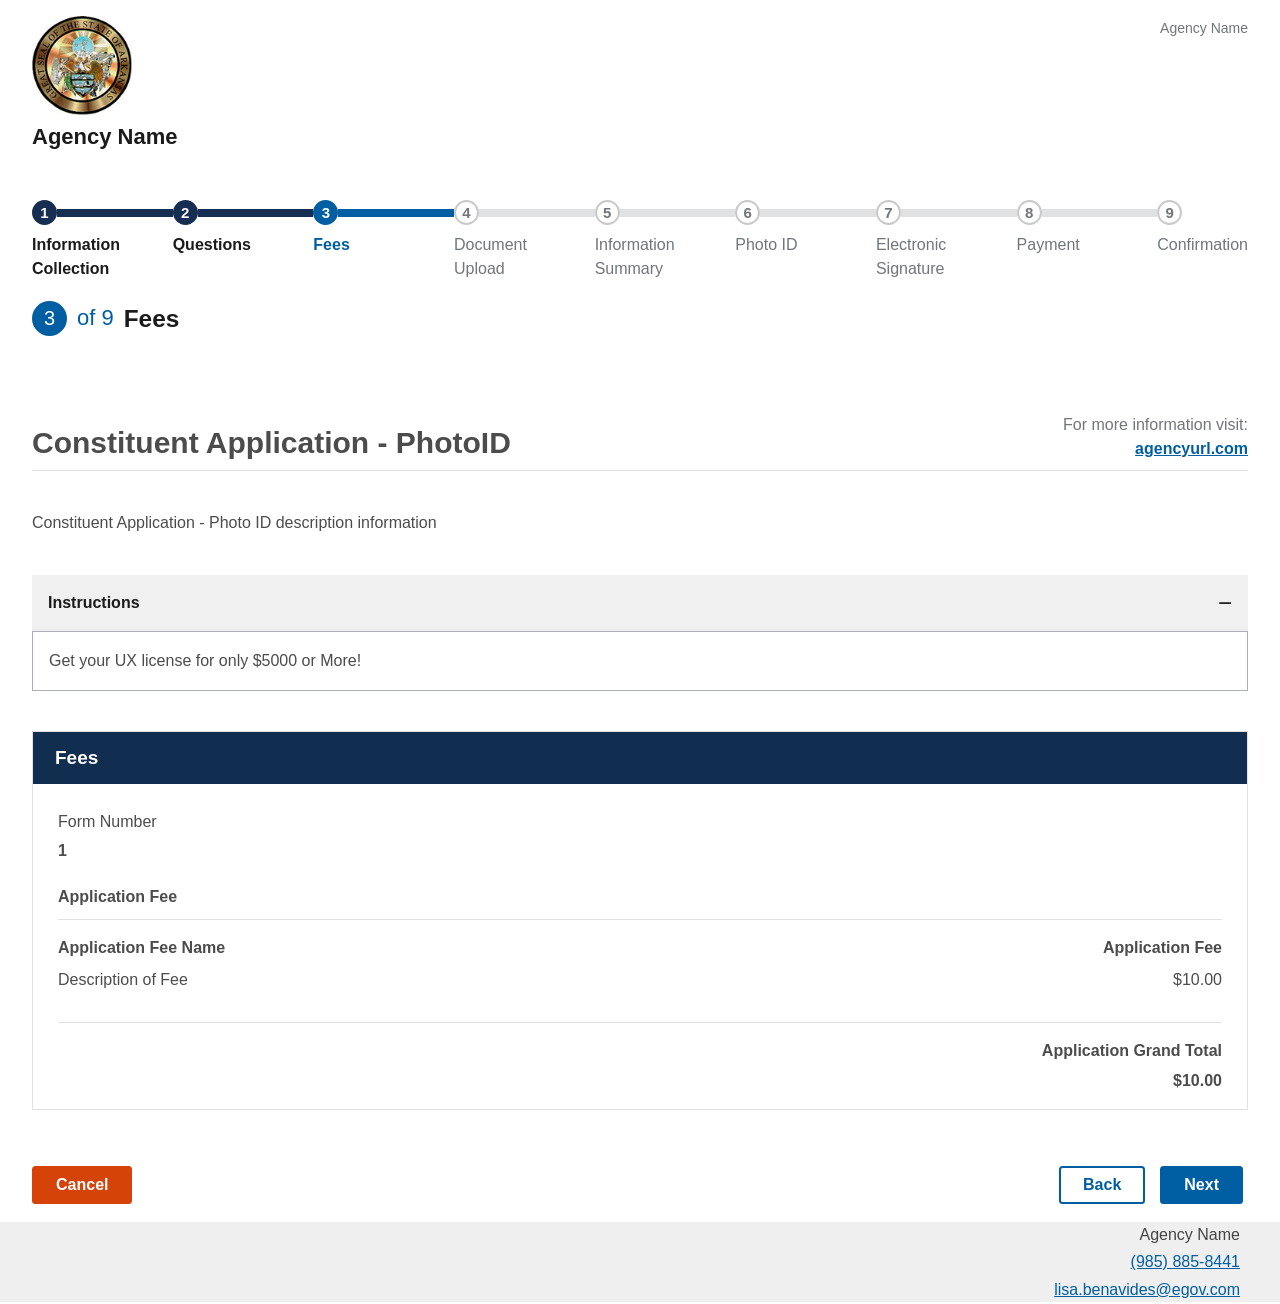
<file: fees.html>
<!DOCTYPE html>
<html lang="en">

<head>
  <meta charset="UTF-8" />
  <meta name="viewport" content="width=device-width, initial-scale=1.0" />
  <title>Constituent Application - PhotoID - Fees</title>
  <link rel="stylesheet" href="css/styles.css" />
  <style>
    /* Fix the CSS variable typo in styles.css for step labels */
    :root {
      --step-indicator-label-font-size: 1.6rem;
    }

    /* ===== Constituent Header ===== */
    .constituent-header {
      display: flex;
      justify-content: space-between;
      align-items: flex-start;
      padding: 1.6rem 3.2rem;
      background: #fff;
    }

    .constituent-header__brand {
      display: flex;
      flex-direction: column;
      gap: 0.4rem;
    }

    .constituent-header__logo {
      max-height: 100px;
      max-width: 100px;
    }

    .constituent-header__agency-name {
      font-size: 2.2rem;
      font-weight: 700;
      color: #1b1b1b;
      margin: 0;
    }

    .constituent-header__aside {
      font-size: 1.4rem;
      color: #71767a;
      padding-top: 0.4rem;
    }

    /* ===== Action Buttons Bar ===== */
    .form-actions {
      display: flex;
      justify-content: space-between;
      align-items: center;
      padding: 1.6rem 0;
    }

    /* ===== Constituent Footer ===== */
    .constituent-footer {
      text-align: right;
      background: #efefef;
      padding-right: 4rem;
    }

    .constituent-footer p {
      margin: 0.2rem 0;
      font-size: 1.6rem;
      color: #444;
    }

    .constituent-footer a {
      color: #005ea2;
      text-decoration: underline;
    }

    /* Keep step indicator labels visible on constituent page */
    .usa-step-indicator__segment-label {
      font-size: 1.6rem;
    }

    /* Constituent page spacing overrides */
    .app-builder-content__heading {
      border-bottom: none;
      padding-bottom: 0;
      margin: 0;
    }

    .heading-url-row {
      display: flex;
      justify-content: space-between;
      align-items: flex-end;
      border-bottom: 1px solid #dfe1e2;
      padding-bottom: 1rem;
      margin-top: 8rem;
      margin-bottom: 4rem;
    }

    .heading-url-row__url {
      display: flex;
      flex-direction: column;
      align-items: flex-end;
      gap: 0.6rem;
      font-size: 1.6rem;
      color: #71767a;
      padding-bottom: 0.2rem;
    }

    .heading-url-row__url a {
      color: #005ea2;
      text-decoration: underline;
      font-size: 1.6rem;
      font-weight: 700;
    }
  </style>
</head>

<body>
  <div class="app-container">

    <!-- Header -->
    <header class="constituent-header">
      <div class="constituent-header__brand">
        <img class="constituent-header__logo" src="assets/agency-logo.png" alt="Agency Logo" />
        <p class="constituent-header__agency-name">Agency Name</p>
      </div>
      <div class="constituent-header__aside">Agency Name</div>
    </header>

    <main id="main-content" class="grid-container">

      <!-- Top 8-step progress indicator -->
      <div class="usa-step-indicator margin-top-4" aria-label="Application progress">
        <ol class="usa-step-indicator__segments">
          <li class="usa-step-indicator__segment usa-step-indicator__segment--complete">
            <span class="usa-step-indicator__segment-label">Information Collection</span>
          </li>
          <li class="usa-step-indicator__segment usa-step-indicator__segment--complete">
            <span class="usa-step-indicator__segment-label">Questions</span>
          </li>
          <li class="usa-step-indicator__segment usa-step-indicator__segment--current">
            <span class="usa-step-indicator__segment-label">Fees</span>
          </li>
          <li class="usa-step-indicator__segment">
            <span class="usa-step-indicator__segment-label">Document Upload</span>
          </li>
          <li class="usa-step-indicator__segment">
            <span class="usa-step-indicator__segment-label">Information Summary</span>
          </li>
          <li class="usa-step-indicator__segment">
            <span class="usa-step-indicator__segment-label">Photo ID</span>
          </li>
          <li class="usa-step-indicator__segment">
            <span class="usa-step-indicator__segment-label">Electronic Signature</span>
          </li>
          <li class="usa-step-indicator__segment">
            <span class="usa-step-indicator__segment-label">Payment</span>
          </li>
          <li class="usa-step-indicator__segment">
            <span class="usa-step-indicator__segment-label">Confirmation</span>
          </li>
        </ol>
      </div>

      <!-- Step heading -->
      <div class="usa-step-indicator__header">
        <h1 class="usa-step-indicator__heading">
          <span class="usa-step-indicator__heading-counter">3</span>
          <span class="usa-step-indicator__total-steps">of 9</span>
          <span class="usa-step-indicator__heading-text">Fees</span>
        </h1>
      </div>

      <!-- Title / Description -->
      <div class="heading-url-row">
        <h1 class="app-builder-content__heading">Constituent Application - PhotoID</h1>
        <div class="heading-url-row__url">
          <span>For more information visit:</span>
          <a href="#">agencyurl.com</a>
        </div>
      </div>
      <p class="app-builder-content__text">Constituent Application - Photo ID description information</p>

      <!-- Instructions Accordion (expanded by default) -->
      <div class="usa-accordion usa-accordion--bordered" style="margin-top: 4rem; margin-bottom: 4rem;">
        <h3 class="usa-accordion__heading">
          <button type="button" class="usa-accordion__button" aria-expanded="true" aria-controls="instructions-content">
            Instructions
          </button>
        </h3>
        <div id="instructions-content" class="usa-accordion__content">
          <p style="margin: 0; font-size: 1.6rem;">Get your UX license for only $5000 or More!</p>
        </div>
      </div>

      <!-- Fees Blue Bar Container -->
      <div class="preview-container" style="margin-bottom: 4rem;">
        <div class="preview-container__header">Fees</div>
        <div class="preview-container__body">
          <p style="font-size: 1.6rem; margin: 0 0 0.4rem;">Form Number</p>
          <p style="font-size: 1.6rem; font-weight: 700; margin: 0 0 2rem;">1</p>
          <p style="font-size: 1.6rem; font-weight: 700; margin: 0 0 1rem;">Application Fee</p>
          <hr style="border: none; border-top: 1px solid #dfe1e2; margin: 0 0 1.5rem;" />
          <div style="display: flex; justify-content: space-between; align-items: baseline; margin-bottom: 0.6rem;">
            <p style="font-size: 1.6rem; font-weight: 700; margin: 0;">Application Fee Name</p>
            <p style="font-size: 1.6rem; font-weight: 700; margin: 0;">Application Fee</p>
          </div>
          <div style="display: flex; justify-content: space-between; align-items: baseline;">
            <p style="font-size: 1.6rem; margin: 0;">Description of Fee</p>
            <p style="font-size: 1.6rem; margin: 0;">$10.00</p>
          </div>
          <div style="margin: 3rem 0 1.5rem;"></div>
          <hr style="border: none; border-top: 1px solid #dfe1e2; margin: 0 0 1.5rem;" />
          <div style="text-align: right;">
            <p style="font-size: 1.6rem; font-weight: 700; margin: 0 0 0.4rem;">Application Grand Total</p>
            <p style="font-size: 1.6rem; font-weight: 700; margin: 0;">$10.00</p>
          </div>
        </div>
      </div>

      <!-- Action Buttons -->
      <div class="form-actions">
        <button type="button" class="usa-button usa-button--secondary">Cancel</button>
        <div style="display: flex; gap: 1rem;">
          <button type="button" class="usa-button usa-button--outline" onclick="window.location.href='questions.html'">Back</button>
          <button type="button" class="usa-button" onclick="window.location.href='document-upload.html'">Next</button>
        </div>
      </div>

    </main>

    <!-- Footer -->
    <footer class="constituent-footer">
      <p>Agency Name</p>
      <p><a href="tel:9858858441">(985) 885-8441</a></p>
      <p><a href="mailto:lisa.benavides@egov.com">lisa.benavides@egov.com</a></p>
    </footer>

  </div>

  <script>
    // Step indicator navigation
    var stepPages = ['index.html', 'questions.html', 'fees.html', 'document-upload.html', 'information-summary.html', 'photo-id.html', 'electronic-signature.html'];
    document.querySelectorAll('.usa-step-indicator__segment').forEach(function (segment, i) {
      if (stepPages[i]) {
        segment.style.cursor = 'pointer';
        segment.addEventListener('click', function () { window.location.href = stepPages[i]; });
      }
    });

    // Accordion toggle
    document.querySelectorAll('.usa-accordion__button').forEach(function (button) {
      button.addEventListener('click', function () {
        var expanded = this.getAttribute('aria-expanded') === 'true';
        var content = document.getElementById(this.getAttribute('aria-controls'));
        if (expanded) {
          this.setAttribute('aria-expanded', 'false');
          content.setAttribute('hidden', '');
        } else {
          this.setAttribute('aria-expanded', 'true');
          content.removeAttribute('hidden');
        }
      });
    });
  </script>
</body>

</html>
</file>
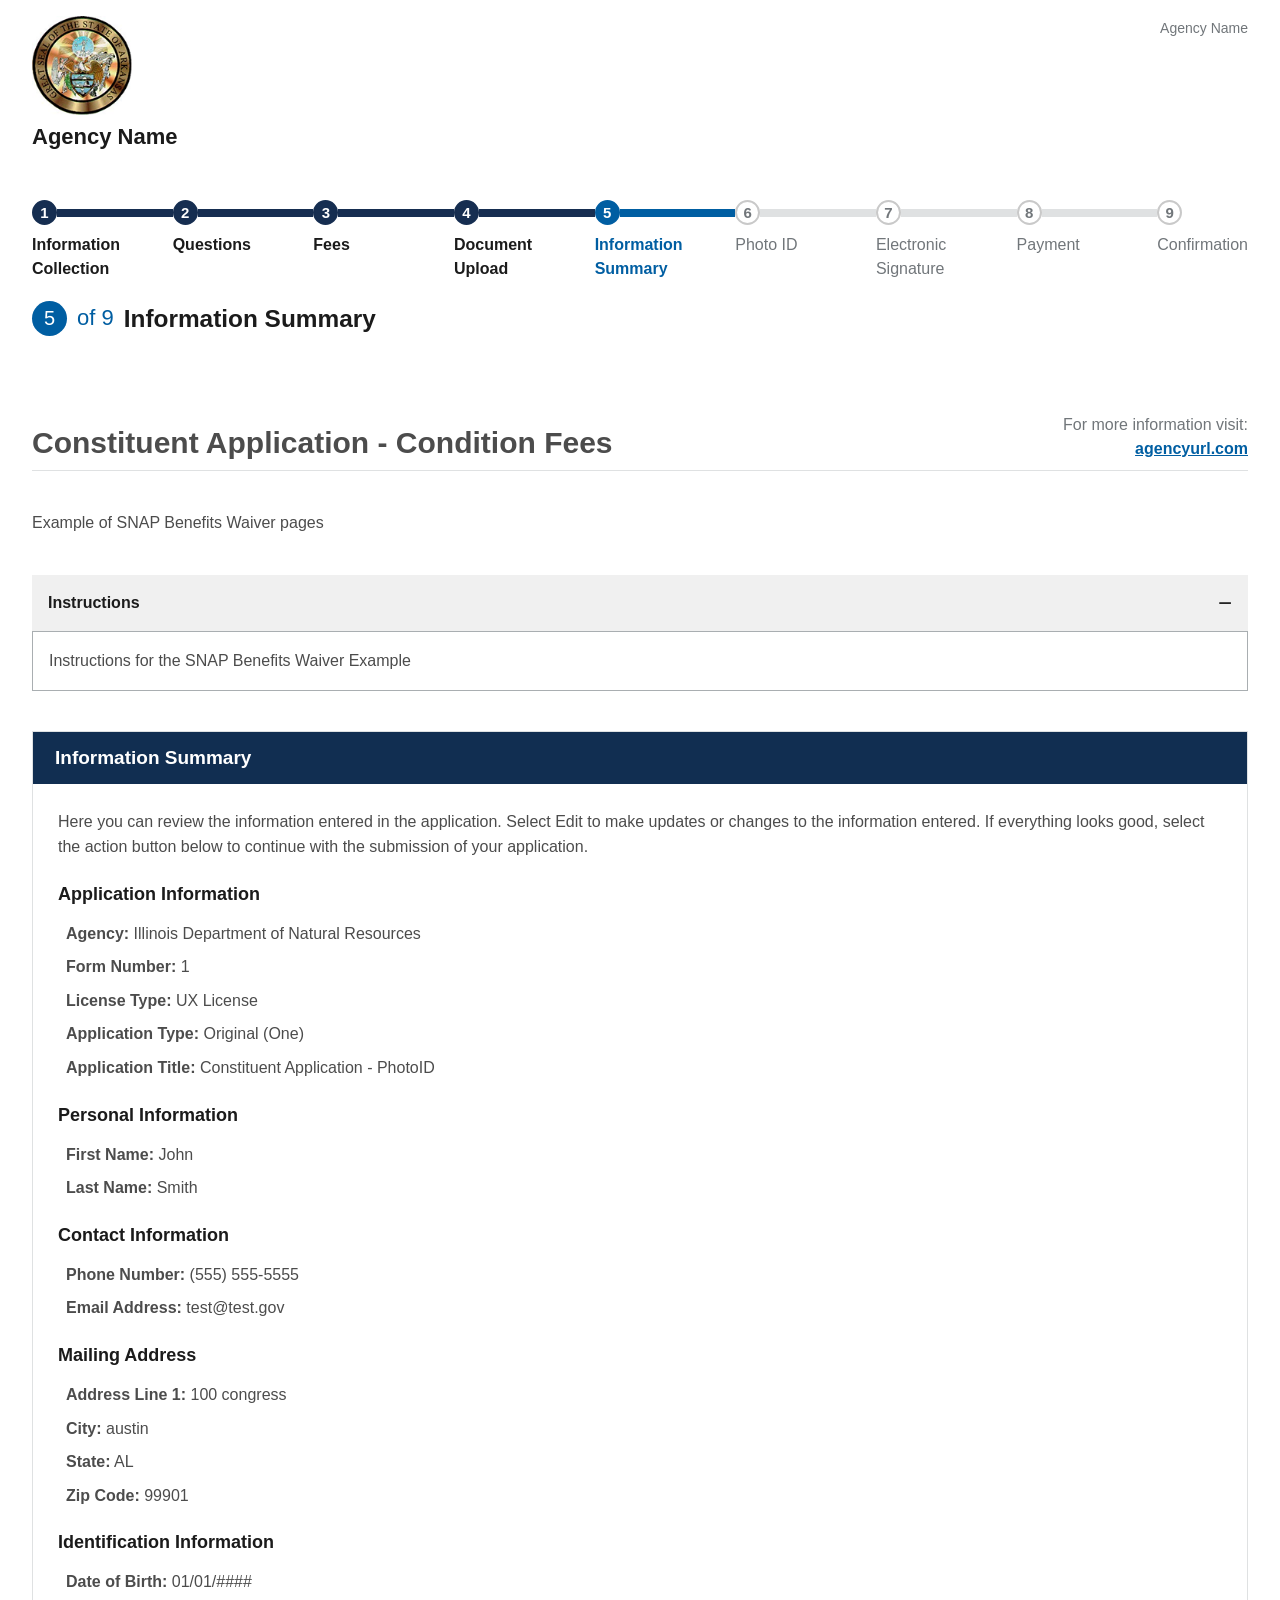
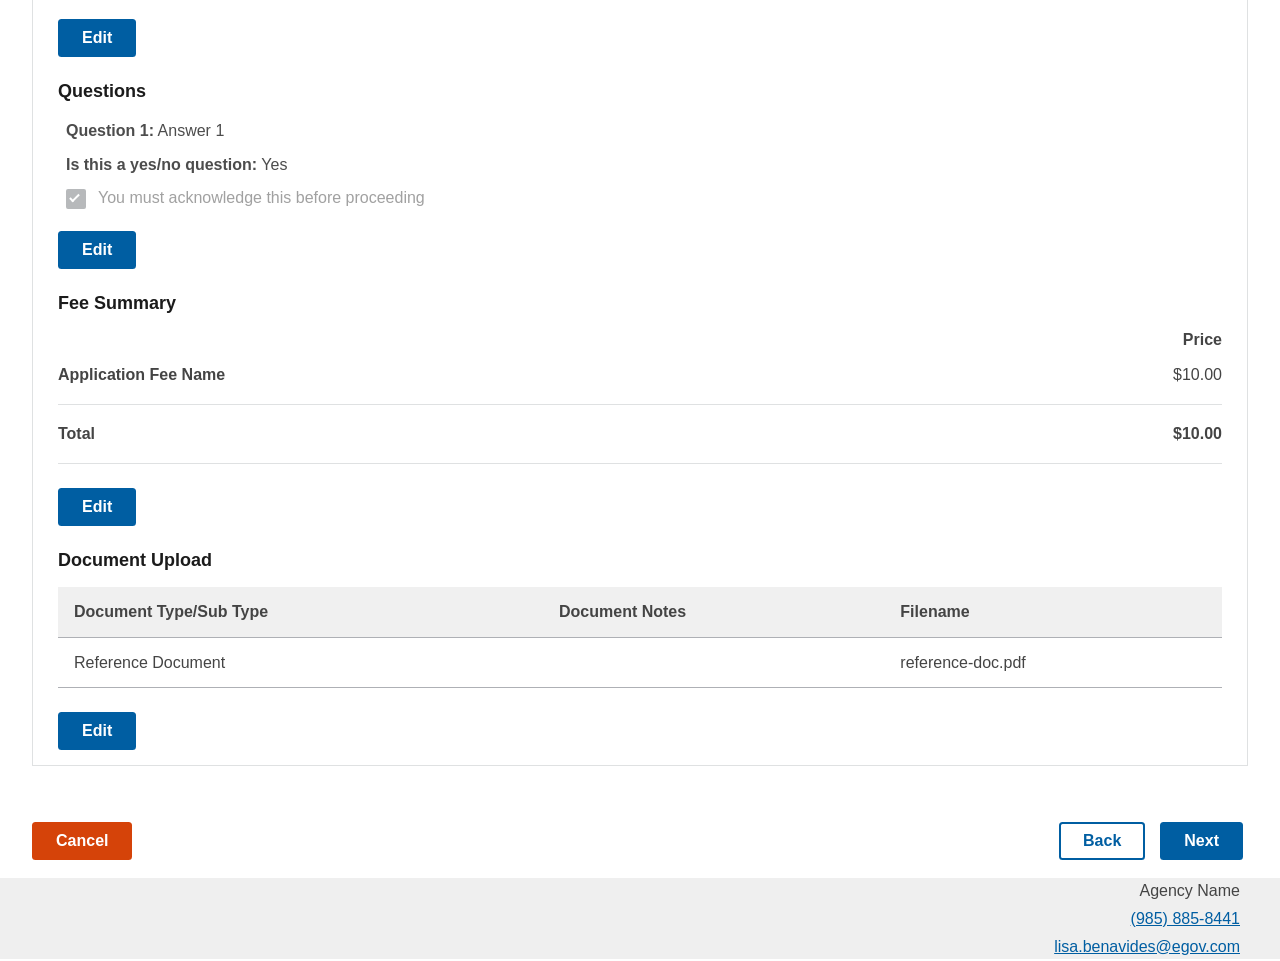
<file: information-summary.html>
<!DOCTYPE html>
<html lang="en">

<head>
  <meta charset="UTF-8" />
  <meta name="viewport" content="width=device-width, initial-scale=1.0" />
  <title>Constituent Application - PhotoID - Information Summary</title>
  <link rel="stylesheet" href="css/styles.css" />
  <style>
    /* Fix the CSS variable typo in styles.css for step labels */
    :root {
      --step-indicator-label-font-size: 1.6rem;
    }

    /* ===== Constituent Header ===== */
    .constituent-header {
      display: flex;
      justify-content: space-between;
      align-items: flex-start;
      padding: 1.6rem 3.2rem;
      background: #fff;
    }

    .constituent-header__brand {
      display: flex;
      flex-direction: column;
      gap: 0.4rem;
    }

    .constituent-header__logo {
      max-height: 100px;
      max-width: 100px;
    }

    .constituent-header__agency-name {
      font-size: 2.2rem;
      font-weight: 700;
      color: #1b1b1b;
      margin: 0;
    }

    .constituent-header__aside {
      font-size: 1.4rem;
      color: #71767a;
      padding-top: 0.4rem;
    }

    /* ===== Action Buttons Bar ===== */
    .form-actions {
      display: flex;
      justify-content: space-between;
      align-items: center;
      padding: 1.6rem 0;
    }

    /* ===== Constituent Footer ===== */
    .constituent-footer {
      text-align: right;
      background: #efefef;
      padding-right: 4rem;
    }

    .constituent-footer p {
      margin: 0.2rem 0;
      font-size: 1.6rem;
      color: #444;
    }

    .constituent-footer a {
      color: #005ea2;
      text-decoration: underline;
    }

    /* Keep step indicator labels visible on constituent page */
    .usa-step-indicator__segment-label {
      font-size: 1.6rem;
    }

    /* Constituent page spacing overrides */
    .app-builder-content__heading {
      border-bottom: none;
      padding-bottom: 0;
      margin: 0;
    }

    .heading-url-row {
      display: flex;
      justify-content: space-between;
      align-items: flex-end;
      border-bottom: 1px solid #dfe1e2;
      padding-bottom: 1rem;
      margin-top: 8rem;
      margin-bottom: 4rem;
    }

    .heading-url-row__url {
      display: flex;
      flex-direction: column;
      align-items: flex-end;
      gap: 0.6rem;
      font-size: 1.6rem;
      color: #71767a;
      padding-bottom: 0.2rem;
    }

    .heading-url-row__url a {
      color: #005ea2;
      text-decoration: underline;
      font-size: 1.6rem;
      font-weight: 700;
    }

    .usa-checkbox__input:checked:disabled + .usa-checkbox__label::before {
      background-color: #71767a;
      border-color: #71767a;
    }

    .usa-checkbox__input:disabled + .usa-checkbox__label {
      color: #454545;
      cursor: not-allowed;
    }
  </style>
</head>

<body>
  <div class="app-container">

    <!-- Header -->
    <header class="constituent-header">
      <div class="constituent-header__brand">
        <img class="constituent-header__logo" src="assets/agency-logo.png" alt="Agency Logo" />
        <p class="constituent-header__agency-name">Agency Name</p>
      </div>
      <div class="constituent-header__aside">Agency Name</div>
    </header>

    <main id="main-content" class="grid-container">

      <!-- Top 8-step progress indicator -->
      <div class="usa-step-indicator margin-top-4" aria-label="Application progress">
        <ol class="usa-step-indicator__segments">
          <li class="usa-step-indicator__segment usa-step-indicator__segment--complete">
            <span class="usa-step-indicator__segment-label">Information Collection</span>
          </li>
          <li class="usa-step-indicator__segment usa-step-indicator__segment--complete">
            <span class="usa-step-indicator__segment-label">Questions</span>
          </li>
          <li class="usa-step-indicator__segment usa-step-indicator__segment--complete">
            <span class="usa-step-indicator__segment-label">Fees</span>
          </li>
          <li class="usa-step-indicator__segment usa-step-indicator__segment--complete">
            <span class="usa-step-indicator__segment-label">Document Upload</span>
          </li>
          <li class="usa-step-indicator__segment usa-step-indicator__segment--current">
            <span class="usa-step-indicator__segment-label">Information Summary</span>
          </li>
          <li class="usa-step-indicator__segment">
            <span class="usa-step-indicator__segment-label">Photo ID</span>
          </li>
          <li class="usa-step-indicator__segment">
            <span class="usa-step-indicator__segment-label">Electronic Signature</span>
          </li>
          <li class="usa-step-indicator__segment">
            <span class="usa-step-indicator__segment-label">Payment</span>
          </li>
          <li class="usa-step-indicator__segment">
            <span class="usa-step-indicator__segment-label">Confirmation</span>
          </li>
        </ol>
      </div>

      <!-- Step heading -->
      <div class="usa-step-indicator__header">
        <h1 class="usa-step-indicator__heading">
          <span class="usa-step-indicator__heading-counter">5</span>
          <span class="usa-step-indicator__total-steps">of 9</span>
          <span class="usa-step-indicator__heading-text">Information Summary</span>
        </h1>
      </div>

      <!-- Title / Description -->
      <div class="heading-url-row">
        <h1 class="app-builder-content__heading">Constituent Application - Condition Fees</h1>
        <div class="heading-url-row__url">
          <span>For more information visit:</span>
          <a href="#">agencyurl.com</a>
        </div>
      </div>
      <p class="app-builder-content__text">Example of SNAP Benefits Waiver pages</p>

      <!-- Instructions Accordion (expanded by default) -->
      <div class="usa-accordion usa-accordion--bordered" style="margin-top: 4rem; margin-bottom: 4rem;">
        <h3 class="usa-accordion__heading">
          <button type="button" class="usa-accordion__button" aria-expanded="true" aria-controls="instructions-content">
            Instructions
          </button>
        </h3>
        <div id="instructions-content" class="usa-accordion__content">
          <p style="margin: 0; font-size: 1.6rem;">Instructions for the SNAP Benefits Waiver Example</p>
        </div>
      </div>

      <!-- Information Summary Blue Bar Container -->
      <div class="preview-container" style="margin-bottom: 4rem;">
        <div class="preview-container__header">Information Summary</div>
        <div class="preview-container__body">
          <p style="font-size: 1.6rem; margin: 0 0 2.4rem;">Here you can review the information entered in the application. Select Edit to make updates or changes to the information entered. If everything looks good, select the action button below to continue with the submission of your application.</p>
          <h4 style="font-size: 1.8rem; font-weight: 700; color: #1b1b1b; margin: 0 0 1.6rem;">Application Information</h4>
          <div style="padding-left: 0.8rem;">
            <p style="font-size: 1.6rem; margin: 0 0 0.8rem;"><strong>Agency:</strong> Illinois Department of Natural Resources</p>
            <p style="font-size: 1.6rem; margin: 0 0 0.8rem;"><strong>Form Number:</strong> 1</p>
            <p style="font-size: 1.6rem; margin: 0 0 0.8rem;"><strong>License Type:</strong> UX License</p>
            <p style="font-size: 1.6rem; margin: 0 0 0.8rem;"><strong>Application Type:</strong> Original (One)</p>
            <p style="font-size: 1.6rem; margin: 0;"><strong>Application Title:</strong> Constituent Application - PhotoID</p>
          </div>

          <h4 style="font-size: 1.8rem; font-weight: 700; color: #1b1b1b; margin: 2.4rem 0 1.6rem;">Personal Information</h4>
          <div style="padding-left: 0.8rem;">
            <p style="font-size: 1.6rem; margin: 0 0 0.8rem;"><strong>First Name:</strong> John</p>
            <p style="font-size: 1.6rem; margin: 0;"><strong>Last Name:</strong> Smith</p>
          </div>

          <h4 style="font-size: 1.8rem; font-weight: 700; color: #1b1b1b; margin: 2.4rem 0 1.6rem;">Contact Information</h4>
          <div style="padding-left: 0.8rem;">
            <p style="font-size: 1.6rem; margin: 0 0 0.8rem;"><strong>Phone Number:</strong> (555) 555-5555</p>
            <p style="font-size: 1.6rem; margin: 0;"><strong>Email Address:</strong> test@test.gov</p>
          </div>

          <h4 style="font-size: 1.8rem; font-weight: 700; color: #1b1b1b; margin: 2.4rem 0 1.6rem;">Mailing Address</h4>
          <div style="padding-left: 0.8rem;">
            <p style="font-size: 1.6rem; margin: 0 0 0.8rem;"><strong>Address Line 1:</strong> 100 congress</p>
            <p style="font-size: 1.6rem; margin: 0 0 0.8rem;"><strong>City:</strong> austin</p>
            <p style="font-size: 1.6rem; margin: 0 0 0.8rem;"><strong>State:</strong> AL</p>
            <p style="font-size: 1.6rem; margin: 0;"><strong>Zip Code:</strong> 99901</p>
          </div>

          <h4 style="font-size: 1.8rem; font-weight: 700; color: #1b1b1b; margin: 2.4rem 0 1.6rem;">Identification Information</h4>
          <div style="padding-left: 0.8rem;">
            <p style="font-size: 1.6rem; margin: 0;"><strong>Date of Birth:</strong> 01/01/####</p>
          </div>

          <div style="margin-top: 2.4rem;">
            <button type="button" class="usa-button" onclick="window.location.href='index.html'">Edit</button>
          </div>

          <h4 style="font-size: 1.8rem; font-weight: 700; color: #1b1b1b; margin: 2.4rem 0 1.6rem;">Questions</h4>
          <div style="padding-left: 0.8rem;">
            <p style="font-size: 1.6rem; margin: 0 0 0.8rem;"><strong>Question 1:</strong> Answer 1</p>
            <p style="font-size: 1.6rem; margin: 0 0 1.2rem;"><strong>Is this a yes/no question:</strong> Yes</p>
            <div class="usa-checkbox">
              <input class="usa-checkbox__input" id="summary-acknowledge" type="checkbox" checked disabled />
              <label class="usa-checkbox__label" for="summary-acknowledge">You must acknowledge this before proceeding</label>
            </div>
          </div>

          <div style="margin-top: 2.4rem;">
            <button type="button" class="usa-button" onclick="window.location.href='questions.html'">Edit</button>
          </div>

          <h4 style="font-size: 1.8rem; font-weight: 700; color: #1b1b1b; margin: 2.4rem 0 1.6rem;">Fee Summary</h4>
          <div>
            <div style="text-align: right; margin-bottom: 1.6rem;">
              <span style="font-size: 1.6rem; font-weight: 700;">Price</span>
            </div>
           
            <div style="display: flex; justify-content: space-between; align-items: baseline; margin-bottom: 2rem;">
              <span style="font-size: 1.6rem; font-weight: 700;">Application Fee Name</span>
              <span style="font-size: 1.6rem;">$10.00</span>
            </div>
            <hr style="border: none; border-top: 1px solid #dfe1e2; margin: 0 0 2rem;" />
            <div style="display: flex; justify-content: space-between; align-items: baseline; margin-bottom: 2rem;">
              <span style="font-size: 1.6rem; font-weight: 700;">Total</span>
              <span style="font-size: 1.6rem; font-weight: 700;">$10.00</span>
            </div>
            <hr style="border: none; border-top: 1px solid #dfe1e2; margin: 0;" />
          </div>

          <div style="margin-top: 2.4rem;">
            <button type="button" class="usa-button" onclick="window.location.href='fees.html'">Edit</button>
          </div>

          <h4 style="font-size: 1.8rem; font-weight: 700; color: #1b1b1b; margin: 2.4rem 0 1.6rem;">Document Upload</h4>
          <table class="usa-table">
            <thead>
              <tr>
                <th scope="col">Document Type/Sub Type</th>
                <th scope="col">Document Notes</th>
                <th scope="col">Filename</th>
              </tr>
            </thead>
            <tbody>
              <tr>
                <td>Reference Document</td>
                <td></td>
                <td>reference-doc.pdf</td>
              </tr>
            </tbody>
          </table>

          <div style="margin-top: 2.4rem;">
            <button type="button" class="usa-button" onclick="window.location.href='document-upload.html'">Edit</button>
          </div>
        </div>
      </div>

      <!-- Action Buttons -->
      <div class="form-actions">
        <button type="button" class="usa-button usa-button--secondary">Cancel</button>
        <div style="display: flex; gap: 1rem;">
          <button type="button" class="usa-button usa-button--outline" onclick="window.location.href='document-upload.html'">Back</button>
          <button type="button" class="usa-button" onclick="window.location.href='photo-id.html'">Next</button>
        </div>
      </div>

    </main>

    <!-- Footer -->
    <footer class="constituent-footer">
      <p>Agency Name</p>
      <p><a href="tel:9858858441">(985) 885-8441</a></p>
      <p><a href="mailto:lisa.benavides@egov.com">lisa.benavides@egov.com</a></p>
    </footer>

  </div>

  <script>
    // Step indicator navigation
    var stepPages = ['index.html', 'questions.html', 'fees.html', 'document-upload.html', 'information-summary.html', 'photo-id.html', 'electronic-signature.html'];
    document.querySelectorAll('.usa-step-indicator__segment').forEach(function (segment, i) {
      if (stepPages[i]) {
        segment.style.cursor = 'pointer';
        segment.addEventListener('click', function () { window.location.href = stepPages[i]; });
      }
    });

    // Accordion toggle
    document.querySelectorAll('.usa-accordion__button').forEach(function (button) {
      button.addEventListener('click', function () {
        var expanded = this.getAttribute('aria-expanded') === 'true';
        var content = document.getElementById(this.getAttribute('aria-controls'));
        if (expanded) {
          this.setAttribute('aria-expanded', 'false');
          content.setAttribute('hidden', '');
        } else {
          this.setAttribute('aria-expanded', 'true');
          content.removeAttribute('hidden');
        }
      });
    });
  </script>
</body>

</html>
</file>
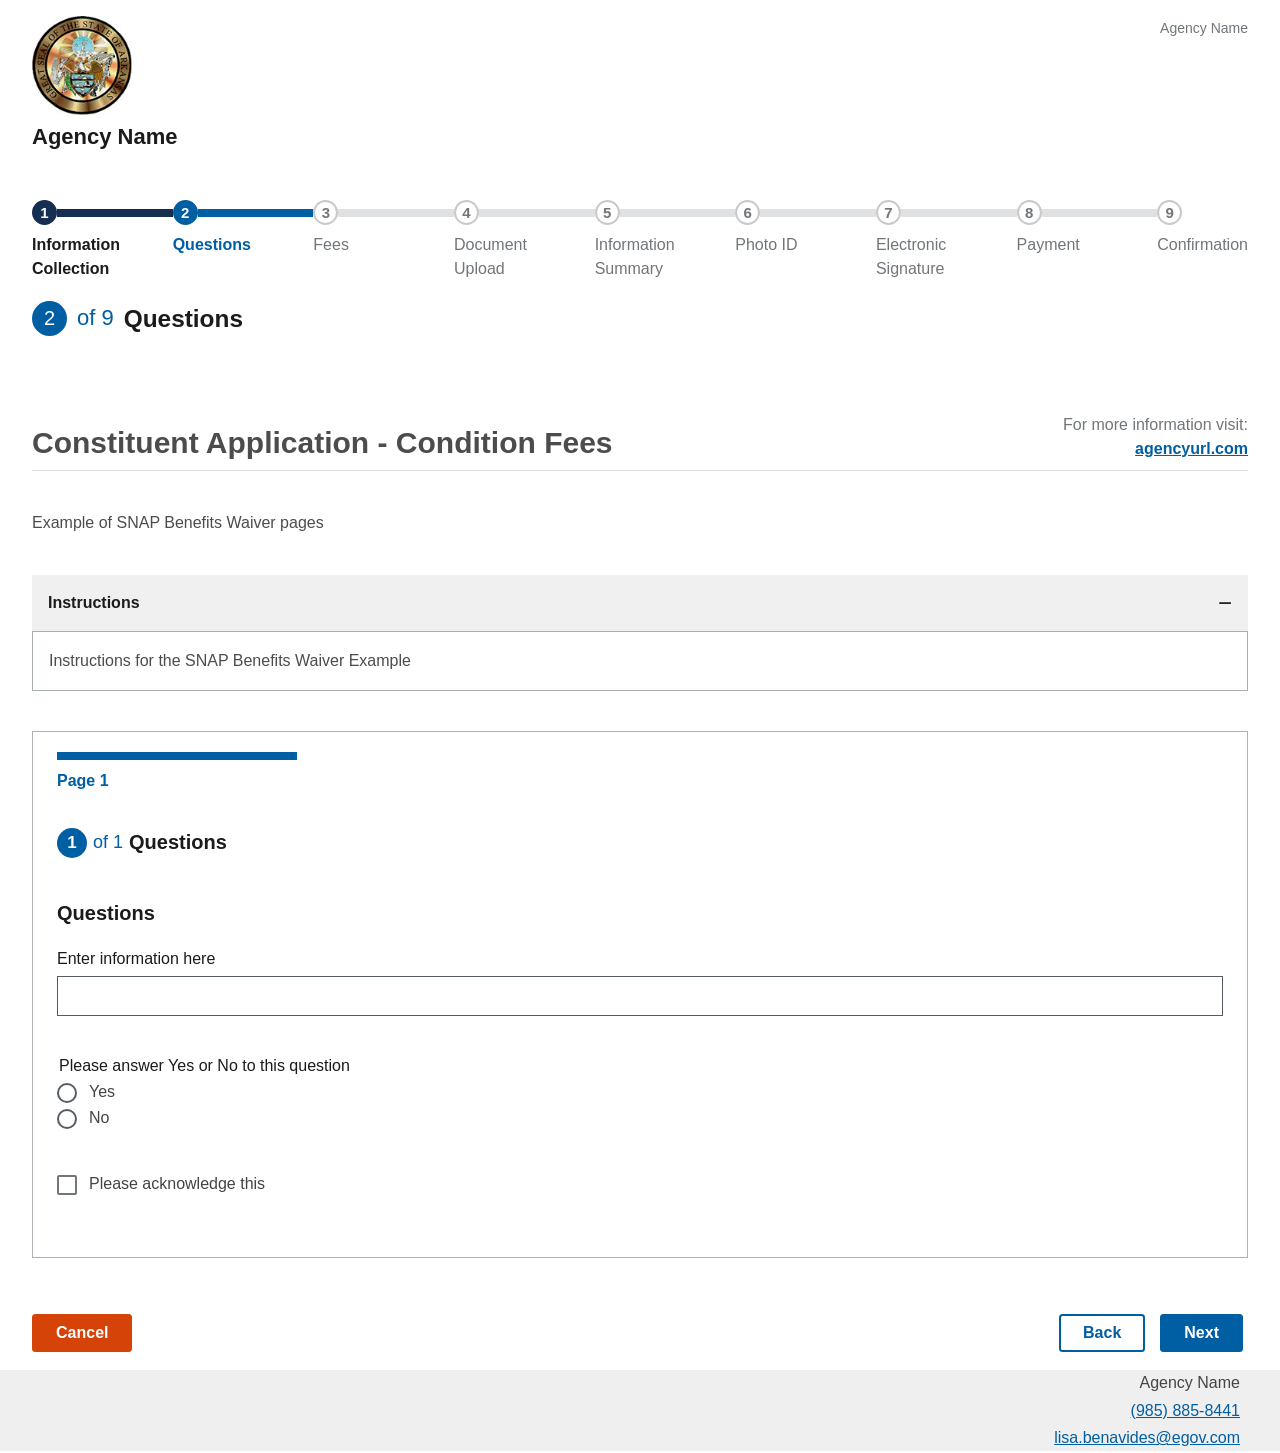
<file: questions.html>
<!DOCTYPE html>
<html lang="en">

<head>
  <meta charset="UTF-8" />
  <meta name="viewport" content="width=device-width, initial-scale=1.0" />
  <title>Constituent Application - PhotoID - Questions</title>
  <link rel="stylesheet" href="css/styles.css" />
  <style>
    /* Fix the CSS variable typo in styles.css for step labels */
    :root {
      --step-indicator-label-font-size: 1.6rem;
    }

    /* ===== Constituent Header ===== */
    .constituent-header {
      display: flex;
      justify-content: space-between;
      align-items: flex-start;
      padding: 1.6rem 3.2rem;
      background: #fff;
    }

    .constituent-header__brand {
      display: flex;
      flex-direction: column;
      gap: 0.4rem;
    }

    .constituent-header__logo {
      max-height: 100px;
      max-width: 100px;
    }

    .constituent-header__agency-name {
      font-size: 2.2rem;
      font-weight: 700;
      color: #1b1b1b;
      margin: 0;
    }

    .constituent-header__aside {
      font-size: 1.4rem;
      color: #71767a;
      padding-top: 0.4rem;
    }

    /* ===== Application Card ===== */
    .application-card {
      border: 1px solid #aeb0b5;
      background-color: #fff;
      padding: 0 2.4rem 2.4rem;
      margin-top: 2rem;
      margin-bottom: 4rem;
    }

    /* ===== Section Tabs (sub-step tab strip) ===== */
    .section-tabs {
      display: flex;
      gap: 4px;
      margin-top: 2rem;
    }

    .section-tab {
      flex: 1;
      max-width: 24rem;
      padding: 1rem 0 1.6rem;
      font-family: "Public Sans Web", -apple-system, BlinkMacSystemFont, "Segoe UI", Roboto, sans-serif;
      font-size: 1.6rem;
      font-weight: 600;
      color: #919191;
      background: none;
      border: none;
      border-top: 8px solid #c9c9c9;
      cursor: pointer;
      text-align: left;
      line-height: 1.4;
    }

    .section-tab.active {
      color: #005ea2;
      border-top-color: #005ea2;
      font-weight: bold;
    }

    .section-tab.visited {
      color: #162e51;
      border-top-color: #162e51;
    }

    .section-tab:hover:not(.active) {
      color: #1b1b1b;
    }

    .section-tab:focus {
      outline: 0.25rem solid #2491ff;
      outline-offset: -2px;
    }

    /* ===== Tab Panels ===== */
    .section-tab-panel {
      display: none;
    }

    .section-tab-panel.active {
      display: block;
    }

    /* ===== Sub-step Heading ===== */
    .substep-heading {
      display: flex;
      align-items: center;
      gap: 0.6rem;
      margin: 2rem 0 4.4rem;
    }

    .substep-heading__counter {
      display: inline-flex;
      align-items: center;
      justify-content: center;
      width: 3rem;
      height: 3rem;
      min-width: 3rem;
      border-radius: 50%;
      background-color: #005ea2;
      color: #fff;
      font-size: 1.7rem;
      font-weight: 700;
      line-height: 1;
    }

    .substep-heading__total {
      font-size: 1.8rem;
      font-weight: 400;
      color: #005ea2;
    }

    .substep-heading__text {
      font-size: 2rem;
      font-weight: 700;
      color: #1b1b1b;
    }

    /* ===== Form Groups ===== */
    .usa-form-group {
      margin-bottom: 4rem;
    }

    /* ===== Action Buttons Bar ===== */
    .form-actions {
      display: flex;
      justify-content: space-between;
      align-items: center;
      padding: 1.6rem 0;
    }

    /* ===== Constituent Footer ===== */
    .constituent-footer {
      text-align: right;
      background: #efefef;
      padding-right: 4rem;
    }

    .constituent-footer p {
      margin: 0.2rem 0;
      font-size: 1.6rem;
      color: #444;
    }

    .constituent-footer a {
      color: #005ea2;
      text-decoration: underline;
    }

    /* Keep step indicator labels visible on constituent page */
    .usa-step-indicator__segment-label {
      font-size: 1.6rem;
    }

    /* Constituent page spacing overrides */
    .app-builder-content__heading {
      border-bottom: none;
      padding-bottom: 0;
      margin: 0;
    }

    .heading-url-row {
      display: flex;
      justify-content: space-between;
      align-items: flex-end;
      border-bottom: 1px solid #dfe1e2;
      padding-bottom: 1rem;
      margin-top: 8rem;
      margin-bottom: 4rem;
    }

    .heading-url-row__url {
      display: flex;
      flex-direction: column;
      align-items: flex-end;
      gap: 0.6rem;
      font-size: 1.6rem;
      color: #71767a;
      padding-bottom: 0.2rem;
    }

    .heading-url-row__url a {
      color: #005ea2;
      text-decoration: underline;
      font-size: 1.6rem;
      font-weight: 700;
    }
  </style>
</head>

<body>
  <div class="app-container">

    <!-- Header -->
    <header class="constituent-header">
      <div class="constituent-header__brand">
        <img class="constituent-header__logo" src="assets/agency-logo.png" alt="Agency Logo" />
        <p class="constituent-header__agency-name">Agency Name</p>
      </div>
      <div class="constituent-header__aside">Agency Name</div>
    </header>

    <main id="main-content" class="grid-container">

      <!-- Top 8-step progress indicator -->
      <div class="usa-step-indicator margin-top-4" aria-label="Application progress">
        <ol class="usa-step-indicator__segments">
          <li class="usa-step-indicator__segment usa-step-indicator__segment--complete">
            <span class="usa-step-indicator__segment-label">Information Collection</span>
          </li>
          <li class="usa-step-indicator__segment usa-step-indicator__segment--current">
            <span class="usa-step-indicator__segment-label">Questions</span>
          </li>
          <li class="usa-step-indicator__segment">
            <span class="usa-step-indicator__segment-label">Fees</span>
          </li>
          <li class="usa-step-indicator__segment">
            <span class="usa-step-indicator__segment-label">Document Upload</span>
          </li>
          <li class="usa-step-indicator__segment">
            <span class="usa-step-indicator__segment-label">Information Summary</span>
          </li>
          <li class="usa-step-indicator__segment">
            <span class="usa-step-indicator__segment-label">Photo ID</span>
          </li>
          <li class="usa-step-indicator__segment">
            <span class="usa-step-indicator__segment-label">Electronic Signature</span>
          </li>
          <li class="usa-step-indicator__segment">
            <span class="usa-step-indicator__segment-label">Payment</span>
          </li>
          <li class="usa-step-indicator__segment">
            <span class="usa-step-indicator__segment-label">Confirmation</span>
          </li>
        </ol>
      </div>

      <!-- Step heading -->
      <div class="usa-step-indicator__header">
        <h1 class="usa-step-indicator__heading">
          <span class="usa-step-indicator__heading-counter">2</span>
          <span class="usa-step-indicator__total-steps">of 9</span>
          <span class="usa-step-indicator__heading-text">Questions</span>
        </h1>
      </div>

      <!-- Title / Description -->
      <div class="heading-url-row">
        <h1 class="app-builder-content__heading">Constituent Application - Condition Fees</h1>
        <div class="heading-url-row__url">
          <span>For more information visit:</span>
          <a href="#">agencyurl.com</a>
        </div>
      </div>
      <p class="app-builder-content__text">Example of SNAP Benefits Waiver pages</p>

      <!-- Instructions Accordion (expanded by default) -->
      <div class="usa-accordion usa-accordion--bordered" style="margin-top: 4rem; margin-bottom: 4rem;">
        <h3 class="usa-accordion__heading">
          <button type="button" class="usa-accordion__button" aria-expanded="true" aria-controls="instructions-content">
            Instructions
          </button>
        </h3>
        <div id="instructions-content" class="usa-accordion__content">
          <p style="margin: 0; font-size: 1.6rem;">Instructions for the SNAP Benefits Waiver Example</p>
        </div>
      </div>

      <!-- Application Card -->
      <div class="application-card">

        <!-- Sub-section Tab Strip -->
        <div class="section-tabs" role="tablist" aria-label="Question pages">
          <button class="section-tab active" role="tab" aria-selected="true"
            aria-controls="panel-page1" id="tab-page1">Page 1</button>
        </div>

        <!-- Panel: Page 1 -->
        <div class="section-tab-panel active" id="panel-page1" role="tabpanel" aria-labelledby="tab-page1">
          <div class="substep-heading">
            <span class="substep-heading__counter">1</span>
            <span class="substep-heading__total">of 1</span>
            <span class="substep-heading__text">Questions</span>
          </div>

          <h3 style="font-size: 2rem; font-weight: 700; color: #1b1b1b; margin: 0 0 2.4rem;">Questions</h3>

          <!-- Text input -->
          <div class="usa-form-group">
            <label class="usa-label" for="info-input">Enter information here</label>
            <input class="usa-input" id="info-input" name="info-input" type="text" />
          </div>

          <!-- Radio group -->
          <div class="usa-form-group">
            <fieldset class="usa-fieldset">
              <legend class="usa-legend">Please answer Yes or No to this question</legend>
              <div>
                <div class="usa-radio">
                  <input class="usa-radio__input" id="answer-yes" type="radio" name="yes-no" value="yes" />
                  <label class="usa-radio__label" for="answer-yes">Yes</label>
                </div>
                <div class="usa-radio">
                  <input class="usa-radio__input" id="answer-no" type="radio" name="yes-no" value="no" />
                  <label class="usa-radio__label" for="answer-no">No</label>
                </div>
              </div>
            </fieldset>
          </div>

          <!-- Acknowledgement checkbox -->
          <div class="usa-form-group">
            <div class="usa-checkbox">
              <input class="usa-checkbox__input" id="acknowledge" type="checkbox" name="acknowledge" value="acknowledged" />
              <label class="usa-checkbox__label" for="acknowledge">Please acknowledge this</label>
            </div>
          </div>

        </div>

      </div><!-- end .application-card -->

      <!-- Action Buttons (outside the card) -->
      <div class="form-actions">
        <button type="button" class="usa-button usa-button--secondary">Cancel</button>
        <div style="display: flex; gap: 1rem;">
          <button type="button" class="usa-button usa-button--outline" onclick="window.location.href='index.html'">Back</button>
          <button type="button" class="usa-button" onclick="window.location.href='fees.html'">Next</button>
        </div>
      </div>

    </main>

    <!-- Footer -->
    <footer class="constituent-footer">
      <p>Agency Name</p>
      <p><a href="tel:9858858441">(985) 885-8441</a></p>
      <p><a href="mailto:lisa.benavides@egov.com">lisa.benavides@egov.com</a></p>
    </footer>

  </div>

  <script>
    // Step indicator navigation
    var stepPages = ['index.html', 'questions.html', 'fees.html', 'document-upload.html', 'information-summary.html', 'photo-id.html', 'electronic-signature.html'];
    document.querySelectorAll('.usa-step-indicator__segment').forEach(function (segment, i) {
      if (stepPages[i]) {
        segment.style.cursor = 'pointer';
        segment.addEventListener('click', function () { window.location.href = stepPages[i]; });
      }
    });

    // Accordion toggle
    document.querySelectorAll('.usa-accordion__button').forEach(function (button) {
      button.addEventListener('click', function () {
        var expanded = this.getAttribute('aria-expanded') === 'true';
        var content = document.getElementById(this.getAttribute('aria-controls'));
        if (expanded) {
          this.setAttribute('aria-expanded', 'false');
          content.setAttribute('hidden', '');
        } else {
          this.setAttribute('aria-expanded', 'true');
          content.removeAttribute('hidden');
        }
      });
    });
  </script>
</body>

</html>
</file>
<file: css/styles.css>
/* ==========================================================================
   RLP Agency Dashboard - Custom Styles
   Built on USWDS (US Web Design System)
   ========================================================================== */

/* Base & Reset
   ========================================================================== */

html {
  box-sizing: border-box;
  font-size: 10px; /* Base font size for rem calculations */
  font-feature-settings: "kern" 1;
  font-kerning: normal;
  font-family: "Public Sans Web", -apple-system, BlinkMacSystemFont, "Segoe UI", Roboto, Helvetica, Arial, sans-serif;
}

*,
*::before,
*::after {
  box-sizing: inherit;
}

body {
  margin: 0;
  padding: 0;
  color: #444;
  background: #fff;
  overflow-x: hidden;
}

/* Typography
   ========================================================================== */

main#main-content {
  font-family: "Public Sans Web", -apple-system, BlinkMacSystemFont, "Segoe UI", Roboto, Helvetica, Arial, sans-serif;
  font-size: 1.7rem;
}

h1,
h2,
p {
  color: #4c4c4c;
}

h1 {
  font-size: 3rem;
}

h2 {
  font-size: 2.4rem;
}

p {
  font-family: "Public Sans Web", -apple-system, BlinkMacSystemFont, "Segoe UI", Roboto, Helvetica, Arial, sans-serif;
  font-size: 1.6rem;
  line-height: 1.6;
}

.page-title {
  font-family: "Public Sans Web", -apple-system, BlinkMacSystemFont, "Segoe UI", Roboto, Helvetica, Arial, sans-serif;
  font-weight: bold;
  position: relative;
}

.page-title--underlined::before {
  content: "";
  width: 100%;
  border-bottom: #4c4c4c 1px solid;
  position: absolute;
  bottom: 0;
}

@media all and (max-width: 639px) {
  .page-title {
    font-size: 2rem;
  }
}

/* Layout
   ========================================================================== */

.app-container {
  position: relative;
}

.grid-container {
  max-width: none;
  margin-left: auto;
  margin-right: auto;
  padding-left: 1.6rem;
  padding-right: 1.6rem;
}

@media all and (min-width: 1024px) {
  .grid-container {
    padding-left: 3.2rem;
    padding-right: 3.2rem;
  }
}

.grid-row {
  display: flex;
  flex-wrap: wrap;
}

.grid-row.grid-gap-2 {
  margin-left: -0.8rem;
  margin-right: -0.8rem;
}

.grid-row.grid-gap-2 > * {
  padding-left: 0.8rem;
  padding-right: 0.8rem;
}

/* Header
   ========================================================================== */

.header.management {
  background: #fff;
  z-index: 3;
}

.header.management .logo-flex {
  display: flex;
}

.header.management .skinny-header-container {
  width: 100%;
  background: #112e51;
}

.header.management .navigation {
  display: flex;
  align-items: center;
  font-size: 15px;
  color: #112e51;
}

@media all and (min-width: 640px) {
  .header.management .navigation {
    height: 90px;
  }
}

.header.management .navigation .grid-row {
  width: 100%;
  height: 100%;
}

.header.management nav {
  text-align: center;
  font-family: "Public Sans Web", "Helvetica Neue", "Helvetica", "Roboto", "Arial", sans-serif;
  font-weight: bold;
  height: 100%;
}

.header.management nav a {
  color: #1a4480;
  text-decoration: none;
  padding: 20px;
  display: flex;
  justify-content: center;
  align-items: center;
  height: 100%;
}

.header.management .header--nav-links a {
  text-decoration: none;
}

.header.management a.agency-logo-link {
  margin-right: 20px;
  align-self: center;
}

.header.management .agency-logo {
  max-height: 75px;
  max-width: 80px;
}

.header.management a.agency-name-link {
  color: #990f00;
  letter-spacing: 5px;
  text-transform: uppercase;
  display: flex;
  flex-direction: row;
  align-items: center;
  text-decoration: none;
}

.header.management .agency-name {
  font-size: 1.8rem;
}

.header.management .welcome-agency {
  display: flex;
  justify-content: flex-end;
  height: 40px;
  padding: 10px;
  color: #fff;
}

.header.management .welcome-agency a {
  color: #fff;
}

/* Navigation
   ========================================================================== */

.horizontalNav {
  background-color: #102f52;
  color: #ffffff;
  width: 100%;
  margin-bottom: 22px;
}

.horizontalNav ul li {
  display: inline-block;
  border: none;
  flex-grow: 1;
  font-size: 1.4rem;
  font-weight: 700;
  text-align: center;
  min-height: 46px;
}

.horizontalNav ul li a {
  color: #ffffff;
  padding: 15px;
  width: 100%;
  height: 100%;
  text-decoration: none;
}

.horizontalNav ul li a:hover {
  background: inherit;
  color: inherit;
  cursor: pointer;
  text-decoration: none;
}

.horizontalNav ul li.active {
  background: #fff;
}

.horizontalNav ul li.active a {
  color: #102f52;
}

.horizontalNav ul li .menuItem-inner {
  width: 100%;
  height: 100%;
}

.horizontalNav ul li .menuItem-inner a {
  display: flex;
  justify-content: center;
  align-items: center;
}

.horizontalNav ul li span {
  font-weight: 700;
  font-size: 1.4rem;
  display: inline-block;
}

.horizontalNav.main-menu {
  margin-top: 10px;
}

@media screen and (max-width: 735px) {
  .horizontalNav {
    max-width: 735px;
  }

  .horizontalNav .usa-nav__primary {
    flex-wrap: wrap;
  }
}

/* Dashboard Cards
   ========================================================================== */

.agency-home-cards {
  /* Card grid container */
}

@media (max-width: 639px) {
  .agency-home-cards > div:not(:last-child) {
    margin-bottom: 3.2rem;
  }
}

.minh-card-lg {
  min-height: 24rem;
}

.simple-card {
  /* Uses utility classes for styling */
}

.simple-card a {
  line-height: 1.8;
}

.simple-card .grid-row a {
  line-height: 1.8;
}

/* Utility Classes
   ========================================================================== */

.margin-0 {
  margin: 0;
}

.margin-top-2 {
  margin-top: 1.6rem;
}

.margin-bottom-2 {
  margin-bottom: 1.6rem;
}

fieldset.margin-bottom-4  {
  margin-bottom: 3.2rem;
}


.margin-bottom-4 {
  margin-bottom: 3.2rem;
}

.margin-right-1 {
  margin-right: 0.8rem;
}

.margin-bottom-22 {
  margin-bottom: 2.2rem;
}

.padding-2 {
  padding: 1.6rem;
}

.padding-left-0 {
  padding-left: 0;
}

.text-left {
  text-align: left;
}

.text-center {
  text-align: center !important;
}

.text-right {
  text-align: right;
}

.text-bold {
  font-weight: 700;
}

.text-primary {
  color: #005ea2;
}

.bg-base-lightest {
  background-color: #f0f0f0;
}

.border-bottom-2px {
  border-bottom: 2px solid;
}

.border-base-lighter {
  border-color: #dfe1e2;
}

.display-flex {
  display: flex;
}

.flex {
  display: flex;
}

.flex-1 {
  flex: 1 1 0%;
}

.flex-column {
  flex-direction: column;
}

.flex-justify-end {
  justify-content: flex-end;
}

.height-full {
  height: 100%;
}

.height-mobile {
  /* Mobile height adjustments if needed */
}

.cursor-pointer {
  cursor: pointer;
}

.font-family-sans {
  font-family: "Public Sans Web", -apple-system, BlinkMacSystemFont, "Segoe UI", Roboto, Helvetica, Arial, sans-serif;
}

/* Tablet Grid Columns
   ========================================================================== */

@media (min-width: 640px) {
  .tablet\:grid-col {
    flex: 1 1 0%;
  }

  .tablet\:grid-col-4 {
    flex: 0 0 auto;
    width: 33.33333%;
  }

  .tablet\:grid-col-6 {
    flex: 0 0 auto;
    width: 50%;
  }

  .tablet\:grid-col-auto {
    flex: 0 0 auto;
    width: auto;
  }
}

/* Grid Columns
   ========================================================================== */

.grid-col-5 {
  flex: 0 0 auto;
  width: 100%;
}

@media (min-width: 640px) {
  .grid-col-5 {
    width: 20%;
  }
}

.grid-col-6 {
  flex: 0 0 auto;
  width: 100%;
}

@media (min-width: 640px) {
  .grid-col-6 {
    width: 50%;
  }
}

/* USWDS Component Overrides
   ========================================================================== */

.usa-nav__primary {
  display: flex;
  padding-left: 0;
  list-style: none;
  margin: 0;
}

.usa-nav__primary-item {
  /* Navigation item styles */
}

.usa-link {
  color: #005ea2;
  text-decoration: underline;
}

.usa-link:hover {
  color: #1a4480;
}

.usa-tag {
  font-family: Source Sans Pro Web, Helvetica Neue, Helvetica, Roboto, Arial, sans-serif;
  font-size: 1.4rem;
  color: #fff;
  text-transform: uppercase;
  background-color: #5c5c5c;
  border-radius: 2px;
  margin-right: .25rem;
  padding: 1px .5rem;
}

.usa-button {
  font-family: "Public Sans Web", -apple-system, BlinkMacSystemFont, "Segoe UI", Roboto, Helvetica, Arial, sans-serif;
  font-size: 1.6rem;
  line-height: 1;
  color: #fff;
  background-color: #005ea2;
  appearance: none;
  border: 0;
  border-radius: 0.35rem;
  cursor: pointer;
  display: inline-block;
  font-weight: 700;
  margin-right: 0.5rem;
  padding: 1.1rem 2.4rem;
  text-align: center;
  text-decoration: none;
}

.usa-button:hover {
  background-color: #1a4480;
  border-bottom: 0;
  color: #fff;
  text-decoration: none;
}

.usa-button:disabled,
.usa-button[aria-disabled="true"] {
  color: #454545;
  background-color: #c9c9c9;
  cursor: not-allowed;
  opacity: 1;
}

.usa-button--unstyled {
  background-color: transparent;
  border: 0;
  border-radius: 0;
  color: #005ea2;
  font-weight: normal;
  margin: 0;
  padding: 0;
  text-align: left;
  text-decoration: underline;
}

.usa-button--unstyled:hover {
  background-color: transparent;
  color: #1a4480;
}

.usa-button--outline {
  background-color: transparent;
  box-shadow: inset 0 0 0 2px #005ea2;
  color: #005ea2;
}

.usa-button--outline:hover {
  background-color: transparent;
  box-shadow: inset 0 0 0 2px #1a4480;
  color: #1a4480;
}

.usa-button--accent-warm {
  background-color: #fa9441;
  color: #1b1b1b;
}

.usa-button--accent-warm:hover {
  background-color: #c05600;
  color: #fff;
}

.usa-button--accent-cool {
  background-color: #00bde3;
  color: #1b1b1b;
}

.usa-button--accent-cool:hover {
  background-color: #28a0cb;
  color: #fff;
}

.usa-header {
  /* USWDS header component */
}

.usa-banner__header-text {
  font-size: 1.2rem;
  line-height: 1.2;
  margin: 0;
}

/* Focus States
   ========================================================================== */

input:focus,
textarea:focus,
select:focus {
  box-shadow: 0 0 3px #3e94cf, 0 0 7px #3e94cf;
}

.gradient-bg-primary:focus {
  border: 0;
  outline: none;
}

/* Forms
   ========================================================================== */

.usa-fieldset {
  border: none;
  margin: 0;
  padding: 0;
}

.usa-fieldset legend {
  display: block;
  font-weight: 700;
  font-size: 1.6rem;
  line-height: 1.2;
  margin-top: 0;
  margin-bottom: 0.8rem;
  color: #1b1b1b;
  font-weight: normal;
}

.usa-radio {
  margin-bottom: 0.8rem;
}

.radio-group-inline {
  display: flex;
  gap: 2rem;
  flex-wrap: wrap;
}

.radio-group-inline .usa-radio {
  margin-bottom: 0;
}

.usa-radio__input {
  position: absolute;
  left: -999em;
}

.usa-radio__input:checked + .usa-radio__label::before {
  background-color: #005ea2;
  box-shadow: 0 0 0 2px #005ea2, inset 0 0 0 2px #fff;
}

.usa-radio__label {
  cursor: pointer;
  display: block;
  font-weight: normal !important;
  margin-bottom: 0;
  padding-left: 3.2rem;
  position: relative;
  font-size: 1.6rem;
}

.usa-checkbox {
  margin-bottom: 0.8rem;
}

.usa-checkbox__input {
  position: absolute;
  left: -999em;
  opacity: 0;
}

.usa-checkbox__label {
  cursor: pointer;
  display: block;
  font-weight: normal !important;
  margin-bottom: 0;
  padding-left: 3.2rem;
  position: relative;
  font-size: 1.6rem;
}

.usa-checkbox__label::before {
  content: "";
  display: block;
  left: 0;
  position: absolute;
  height: 2rem;
  width: 2rem;
  background: #fff;
  border: 2px solid #71767a;
  border-radius: 0.2rem;
  top: 0;
}

.usa-checkbox__input:checked + .usa-checkbox__label::before {
  background-color: #005ea2;
  border-color: #005ea2;
}

.usa-checkbox__input:checked + .usa-checkbox__label::after {
  content: "";
  display: block;
  position: absolute;
  left: 0.6rem;
  top: 0.3rem;
  width: 0.5rem;
  height: 1rem;
  border: solid #fff;
  border-width: 0 0.2rem 0.2rem 0;
  transform: rotate(45deg);
}

.usa-checkbox__input:focus + .usa-checkbox__label::before {
  outline: 0.2rem solid #2491ff;
  outline-offset: 0.2rem;
}

.usa-checkbox__input:disabled + .usa-checkbox__label {
  cursor: not-allowed;
  opacity: 0.5;
}

.usa-checkbox__input:disabled + .usa-checkbox__label::before {
  cursor: not-allowed;
  background-color: #f0f0f0;
  border-color: #c9c9c9;
}

.usa-checkbox__input:checked:disabled + .usa-checkbox__label::before {
  background-color: #005ea2;
  border-color: #005ea2;
}

.usa-radio__label::before {
  content: "";
  display: block;
  left: 0;
  position: absolute;
  height: 2rem;
  width: 2rem;
  background: #fff;
  border: 2px solid #565c65;
  border-radius: 50%;
}

.usa-label {
  display: block;
  font-weight: normal;
  font-size: 1.6rem;
  line-height: 1.2;
  margin-top: 0;
  margin-bottom: 0.8rem;
  color: #1b1b1b;
}

.usa-legend {
  font-weight: normal;
}

.field-required {
  font-style: italic;
  font-size: 1.5rem;
  font-weight: normal;
  color: #1b1b1b;
}

.usa-hint {
  font-size: 1.4rem;
  color: #71767a;
  margin-bottom: 0.4rem;
}

.usa-select,
.usa-input {
  font-family: "Public Sans Web", -apple-system, BlinkMacSystemFont, "Segoe UI", Roboto, Helvetica, Arial, sans-serif;
  font-size: 1.6rem;
  line-height: 1.3;
  border: 1px solid #565c65;
  border-radius: 0;
  color: #1b1b1b;
  background-color: #fff;
  display: block;
  height: 4rem;
  margin-top: 0;
  max-width: none;
  padding: 0.8rem;
  width: 100%;
}

.usa-select:focus,
.usa-input:focus {
  outline: 0.25rem solid #2491ff;
  outline-offset: 0;
  border-color: #1a4480;
}

.usa-textarea {
  font-family: "Public Sans Web", -apple-system, BlinkMacSystemFont, "Segoe UI", Roboto, Helvetica, Arial, sans-serif;
  font-size: 1.6rem;
  line-height: 1.3;
  border: 1px solid #565c65;
  border-radius: 0;
  color: #1b1b1b;
  background-color: #fff;
  display: block;
  margin-top: 0;
  max-width: none;
  padding: 0.8rem;
  width: 100%;
}

.usa-textarea:focus {
  outline: 0.25rem solid #2491ff;
  outline-offset: 0;
  border-color: #1a4480;
}

.character-counter {
  font-size: 1.4rem;
  color: #71767a;
  margin-top: 0.4rem;
}

/* Status Text
   ========================================================================== */

/* Green - Active, Approved, Live, Paid, Completed */
.status-active,
.status-approved,
.status-live,
.status-paid,
.status-completed {
  color: #417505;
}

/* Yellow - Pending/Open, Assigned, Approved - Awaiting Payment */
.status-pending,
.status-open,
.status-assigned,
.status-approved-awaiting-payment {
  color: #8F5800;
}

/* Red - Rejected/Denied/Cancelled/Past Due/Terminated */
.status-rejected,
.status-denied,
.status-cancelled,
.status-past-due,
.status-terminated {
  color: #CD2026;
}

/* Dark Red - Expired/Revoked/Withdrawn/Decommissioned/Retired */
.status-expired,
.status-revoked,
.status-withdrawn,
.status-decommissioned,
.status-retired {
  color: #80252A;
}

/* Cool Blue - In Progress, Rejected for Resubmission/Inactive, In Cart */
.status-in-progress,
.status-rejected-for-resubmission,
.status-inactive,
.status-in-cart {
  color: #205493;
}

/* Warm Orange - On Hold, Suspended, Payment in Process */
.status-on-hold,
.status-suspended,
.status-payment-in-process {
  color: #A34900;
}

/* Draft Blue - In Review, Draft, Initiated */
.status-in-review,
.status-draft,
.status-initiated {
  color: #13669A;
}

/* Gray - Archived */
.status-archived {
  color: #5C5F66;
}

/* Pagination
   ========================================================================== */

.usa-pagination {
  font-family: "Public Sans Web", -apple-system, BlinkMacSystemFont, "Segoe UI", Roboto, Helvetica, Arial, sans-serif;
}

.usa-pagination__list {
  display: flex;
  list-style: none;
  margin: 0;
  padding: 0;
  align-items: center;
  gap: 0.5rem;
}

.usa-pagination__item {
  display: inline-block;
}

.usa-pagination__button,
.usa-pagination__link {
  color: #005ea2;
  text-decoration: none;
  display: inline-block;
  padding: 0.8rem 1.2rem;
  font-size: 1.6rem;
  line-height: 1;
  min-width: 4rem;
  text-align: center;
  background-color: transparent;
  border: none;
  cursor: pointer;
}

.usa-pagination__button:hover,
.usa-pagination__link:hover {
  background-color: #f0f0f0;
  color: #1a4480;
  text-decoration: underline;
}

.usa-pagination__button.usa-current {
  background-color: #112e51;
  color: #fff;
  font-weight: 700;
}

.usa-pagination__button.usa-current:hover {
  background-color: #102f52;
  text-decoration: none;
}

.usa-pagination__link-text {
  margin: 0 0.4rem;
}

.usa-pagination__arrow .usa-pagination__link {
  display: flex;
  align-items: center;
  gap: 0.4rem;
}

/* Tables
   ========================================================================== */

.table-controls {
  display: flex;
  justify-content: space-between;
  align-items: center;
  margin-bottom: 1.6rem;
}

.table-controls__left strong {
  font-size: 1.6rem;
  font-weight: 700;
}

.table-controls__right {
  display: flex;
  align-items: center;
  gap: 0.8rem;
}

.table-controls__label {
  font-size: 1.6rem;
  font-weight: normal;
  margin: 0;
}

.table-controls__select {
  width: auto;
  min-width: 8rem;
  margin: 0;
}

.column-header-dropdown {
  position: relative;
  display: inline-block;
  margin-right: 1.6rem;
}

.column-header-select {
  font-family: "Public Sans Web", -apple-system, BlinkMacSystemFont, "Segoe UI", Roboto, Helvetica, Arial, sans-serif;
  font-size: 1.6rem;
  line-height: 1.3;
  border: 1px solid #565c65;
  border-radius: 0;
  color: #1b1b1b;
  background-color: #fff;
  padding: 0.8rem 3rem 0.8rem 0.8rem;
  cursor: pointer;
  text-align: left;
  position: relative;
  min-width: 15rem;
}

.column-header-select::after {
  content: "▼";
  position: absolute;
  right: 0.8rem;
  top: 50%;
  transform: translateY(-50%);
  font-size: 1rem;
}

.column-header-menu {
  position: absolute;
  top: 100%;
  left: 0;
  background: #fff;
  border: 1px solid #565c65;
  box-shadow: 0 2px 4px rgba(0, 0, 0, 0.1);
  min-width: 200px;
  z-index: 1000;
  margin-top: 0.2rem;
}

.column-header-menu[hidden] {
  display: none;
}

.column-header-option {
  display: flex;
  align-items: center;
  padding: 0.8rem 1.2rem;
  cursor: pointer;
  font-size: 1.6rem;
  border-bottom: 1px solid #dfe1e2;
}

.column-header-option:last-child {
  border-bottom: none;
}

.column-header-option:hover {
  background-color: #f0f0f0;
}

.column-header-option input[type="checkbox"] {
  margin-right: 0.8rem;
  cursor: pointer;
}

.column-header-option input[type="checkbox"]:disabled {
  cursor: not-allowed;
}

.usa-table {
  font-family: "Public Sans Web", -apple-system, BlinkMacSystemFont, "Segoe UI", Roboto, Helvetica, Arial, sans-serif;
  border-collapse: collapse;
  border-spacing: 0;
  font-size: 1.6rem;
  line-height: 1.6;
  margin: 0;
  text-align: left;
  width: 100%;
}

.usa-table thead th {
  background-color: #f0f0f0;
  font-weight: 700;
  padding: 1.2rem 1.6rem;
  border-bottom: 1px solid #aeb0b5;
  white-space: nowrap;
}

.usa-table thead th[role="columnheader"] {
  cursor: pointer;
}

.sort-arrows {
  display: inline-block;
  position: relative;
  width: 10px;
  height: 12px;
  margin-left: 0.4rem;
  vertical-align: middle;
}

.sort-arrows::before {
  content: "";
  position: absolute;
  left: 0;
  top: 0;
  width: 0;
  height: 0;
  border-left: 4px solid transparent;
  border-right: 4px solid transparent;
  border-bottom: 5px solid #71767a;
}

.sort-arrows::after {
  content: "";
  position: absolute;
  left: 0;
  bottom: 0;
  width: 0;
  height: 0;
  border-left: 4px solid transparent;
  border-right: 4px solid transparent;
  border-top: 5px solid #71767a;
}

.usa-table tbody td {
  background-color: #fff;
  font-weight: normal;
  padding: 1.2rem 1.6rem;
  border-bottom: 1px solid #aeb0b5;
}

.usa-table--borderless thead th {
  border-left: none;
  border-right: none;
  border-top: none;
}

.usa-table--striped tbody tr:nth-child(even) td {
  background-color: #f0f0f0;
}

.icon-button {
  background: none;
  border: none;
  cursor: pointer;
  padding: 0;
  display: inline-flex;
  align-items: center;
  justify-content: center;
  line-height: 0;
}

.icon-button:hover {
  opacity: 0.8;
}

.icon-button img {
  display: block;
}

/* Task Detail
   ========================================================================== */

.task-container {
  border: 1px solid #aeb0b5;
}

.task-header {
  background-color: #102f52;
  color: #fff;
  padding: 2rem;
}

.task-header-line {
  font-size: 2rem;
  line-height: 1.4;
  margin-bottom: 0.8rem;
}

.task-header-line:last-child {
  margin-bottom: 0;
}

.task-header-line strong {
  font-weight: 700;
}

.task-control-actions {
  background: #fff;
  border: 1px solid #112e51;
  margin: 20px 20px 40px 20px;
  padding: 0.9em;
  position: sticky;
  top: 0.5em;
  z-index: 2;
}

.task-controls {
  display: flex;
  gap: 1rem;
  align-items: center;
}

.button-divider {
  display: inline-block;
  width: 2px;
  height: 4rem;
  background-color: #a9aeb1;
  margin: 0 1rem;
}

.button-right {
  margin-left: auto;
}

.task-content-section {
  margin: 20px 20px 0 20px;
}

.task-content-section h2 {
  margin-top: 0;
  margin-bottom: 1.6rem;
}

.task-content-section h2 a {
  color: #1b1b1b;
  text-decoration: none;
}

.task-content-section h2 a:hover {
  text-decoration: underline;
}

/* Icon Key
   ========================================================================== */

.icon-key-grid {
  display: grid;
  grid-template-columns: repeat(4, 1fr);
  gap: 2rem;
  padding: 1.6rem 0;
}

@media (max-width: 1023px) {
  .icon-key-grid {
    grid-template-columns: repeat(2, 1fr);
  }
}

@media (max-width: 639px) {
  .icon-key-grid {
    grid-template-columns: 1fr;
  }
}

.icon-key-item {
  display: flex;
  align-items: center;
  gap: 1rem;
  font-size: 1.6rem;
}

.icon-key-item img {
  flex-shrink: 0;
}

/* Accordions
   ========================================================================== */

.usa-accordion {
  list-style-type: none;
  color: #1b1b1b;
  margin: 0;
  padding: 0;
  width: 100%;
  font-size: 1.06rem;
  line-height: 1.5;
}

.usa-accordion__heading {
  margin: 0;
  font-size: 1.06rem;
  font-weight: normal;
}

.usa-accordion__button {
  background-color: #f0f0f0;
  border: none;
  border-radius: 0;
  color: #1b1b1b;
  cursor: pointer;
  display: flex;
  justify-content: space-between;
  align-items: center;
  font-weight: 700;
  margin: 0;
  padding: 1.6rem;
  text-align: left;
  text-decoration: none;
  width: 100%;
  font-size: 1.6rem;
}

.usa-accordion__button::after {
  content: "+";
  font-size: 2.4rem;
  font-weight: 400;
  line-height: 1;
  color: #1b1b1b;
}

.usa-accordion__button:hover {
  background-color: #dfe1e2;
  color: #1b1b1b;
}

.usa-accordion__button[aria-expanded="true"] {
  background-color: #f0f0f0;
  color: #1b1b1b;
}

.usa-accordion__button[aria-expanded="true"]::after {
  content: "−";
}

.usa-accordion__button[aria-expanded="true"]:hover {
  background-color: #dfe1e2;
  color: #1b1b1b;
}

.usa-accordion--bordered .usa-accordion__heading {
  border-bottom: 1px solid #a9aeb1;
  margin-top: 0.8rem;
}

.usa-accordion--bordered .usa-accordion__heading:first-child {
  margin-top: 0;
}

.usa-accordion__content {
  background-color: #fff;
  padding: 1.6rem;
  overflow: auto;
}

.usa-accordion--bordered .usa-accordion__content {
  border: 1px solid #a9aeb1;
  border-top: none;
}

.usa-accordion__content[hidden] {
  display: none;
}

/* Horizontal Tabs
   ========================================================================== */

.horizontal-tabs {
  display: flex;
  gap: 0.8rem;
  margin-top: 1.6rem;
}

.horizontal-tab {
  flex: 1;
  background-color: #dfe1e2;
  border: none;
  border-top: 4px solid transparent;
  color: #1b1b1b;
  cursor: pointer;
  font-family: "Public Sans Web", -apple-system, BlinkMacSystemFont, "Segoe UI", Roboto, Helvetica, Arial, sans-serif;
  font-size: 1.6rem;
  font-weight: 700;
  padding: 1.6rem 2rem;
  text-align: center;
}

.horizontal-tab.active {
  background-color: #fff;
  border-top-color: #005ea2;
}

.horizontal-tab:hover {
  background-color: #f0f0f0;
}

.horizontal-tab.active:hover {
  background-color: #fff;
}

.tab-content {
  background-color: #fff;
  border: 1px solid #dfe1e2;
  border-top: none;
  padding: 2rem;
}

.tab-panel {
  display: none;
}

.tab-panel.active {
  display: block;
}

/* Breadcrumbs
   ========================================================================== */

.breadcrumb-row {
  display: flex;
  justify-content: space-between;
  align-items: center;
}

.claimant-info {
  font-size: 1.6rem;
}

.usa-breadcrumb {
  font-size: 1.4rem;
}

.usa-breadcrumb__list {
  list-style: none;
  margin: 0;
  padding: 0;
  display: flex;
  flex-wrap: wrap;
}

.usa-breadcrumb__list-item {
  display: inline;
}

.usa-breadcrumb__list-item:not(:last-child)::after {
  content: "›";
  color: #71767a;
  padding: 0 0.8rem;
}

.usa-breadcrumb__link {
  color: #005ea2;
  text-decoration: underline;
}

.usa-breadcrumb__link:hover {
  color: #1a4480;
}

.usa-breadcrumb__list-item.usa-current span {
  color: #000;
  font-weight: 700;
}

/* Modals
   ========================================================================== */

.modal {
  position: fixed;
  top: 0;
  left: 0;
  width: 100%;
  height: 100%;
  z-index: 9999;
  display: flex;
  align-items: center;
  justify-content: center;
}

.modal[hidden] {
  display: none;
}

.modal-overlay {
  position: fixed;
  top: 0;
  left: 0;
  width: 100%;
  height: 100%;
  background-color: rgba(0, 0, 0, 0.7);
}

.modal-content {
  position: relative;
  background-color: #fff;
  width: 90%;
  max-width: 640px;
  max-height: 90vh;
  overflow-y: auto;
  z-index: 10000;
  box-shadow: 0 4px 12px rgba(0, 0, 0, 0.3);
}

.modal-header {
  background-color: #102f52;
  color: #fff;
  padding: 2rem;
  display: flex;
  justify-content: space-between;
  align-items: center;
}

.modal-title {
  margin: 0;
  font-size: 2.4rem;
  font-weight: 700;
  color: #fff;
}

.modal-close {
  background: none;
  border: none;
  color: #fff;
  cursor: pointer;
  padding: 0;
  display: flex;
  align-items: center;
  justify-content: center;
}

.modal-close:hover {
  opacity: 0.8;
}

.modal-close svg {
  width: 24px;
  height: 24px;
}

.modal-body {
  padding: 2rem;
}

.modal-footer {
  padding: 2rem;
  padding-top: 0;
  display: flex;
  gap: 1rem;
}

.text-error {
  color: #b50909;
}

.usa-button--secondary {
  background-color: #d54309;
  color: #fff;
}

.usa-button--secondary:hover {
  background-color: #b50909;
  color: #fff;
}

.date-input-wrapper {
  position: relative;
}

.date-picker-wrapper {
  position: relative;
  display: flex;
  align-items: center;
  max-width: 155px;
}

.date-picker-wrapper .usa-input {
  flex: 1;
  padding-right: 4.4rem;
}

.date-picker-button {
  position: absolute;
  right: 0;
  top: 0;
  bottom: 0;
  width: 4rem;
  background-color: #112e51;
  border: none;
  border-radius: 0;
  cursor: pointer;
  display: flex;
  align-items: center;
  justify-content: center;
  color: #fff;
  padding: 0;
}

.date-picker-button:hover {
  background-color: #102f52;
}

.date-picker-button svg {
  width: 20px;
  height: 20px;
}

/* Profile Page
   ========================================================================== */

.profile-header {
  background-color: #112e51;
  color: #fff;
  padding: 1.6rem 2rem;
  margin-top: 1.6rem;
}

.profile-header__title {
  margin: 0;
  font-size: 2rem;
  font-weight: 400;
  color: #fff;
}

.profile-content {
  background-color: #fff;
  border: 1px solid #aeb0b5;
  padding: 0 20px 40px 20px;
  margin-bottom: 2rem;
}

.profile-content__header {
  display: flex;
  justify-content: space-between;
  align-items: center;
  margin-top: 2rem;
  margin-bottom: 2rem;
  padding-bottom: 1.6rem;
  border-bottom: 2px solid #1b1b1b;
}

.profile-content__heading {
  margin: 0;
  font-size: 2.4rem;
  font-weight: 400;
  color: #1b1b1b;
}

.profile-delete-btn {
  background-color: transparent;
  border: 2px solid #CD2026;
  color: #CD2026;
  font-weight: 700;
}

.profile-delete-btn:hover {
  background-color: #CD2026;
  color: #fff;
  border: 2px solid #CD2026;
}

.profile-info {
  display: grid;
  grid-template-columns: 1fr 1fr;
  gap: 2rem;
  margin-bottom: 2rem;
}

@media (max-width: 639px) {
  .profile-info {
    grid-template-columns: 1fr;
  }
}

.profile-info__column {
  display: flex;
  flex-direction: column;
  gap: 0.8rem;
}

.profile-info__row {
  display: flex;
  font-size: 1.6rem;
}

.profile-info__label {
  font-weight: normal;
  margin-right: 0.8rem;
  color: #1b1b1b;
}

.profile-info__value {
  color: #1b1b1b;
}

.profile-tabs {
  display: flex;
  gap: 0.8rem;
  margin: 2rem 0 2rem;
}

.profile-tab {
  flex: 1;
  background-color: #dfe1e2;
  border: none;
  border-top: 4px solid transparent;
  color: #1b1b1b;
  cursor: pointer;
  font-family: "Public Sans Web", -apple-system, BlinkMacSystemFont, "Segoe UI", Roboto, Helvetica, Arial, sans-serif;
  font-size: 1.6rem;
  font-weight: 700;
  padding: 1rem 1.6rem;
  text-align: center;
  white-space: nowrap;
}

.profile-tab.active {
  background-color: #fff;
  border-top-color: #112e51;
}

.profile-tab:hover {
  background-color: #f0f0f0;
}

.profile-tab.active:hover {
  background-color: #fff;
}

.profile-tab-content {
  background-color: #fff;
}

.profile-tab-content .tab-panel {
  display: none;
}

.profile-tab-content .tab-panel.active {
  display: block;
}

/* Inspection View
   ========================================================================== */

.inspection-content {
  padding: 2rem;
}

.inspection-info {
  display: flex;
  flex-direction: column;
  gap: 0.8rem;
}

.inspection-info__item {
  font-size: 1.6rem;
  line-height: 1.6;
}

.inspection-info__label {
  font-weight: normal;
  margin-right: 0.5rem;
}

.inspection-info__value {
  font-weight: normal;
}

.category-filter-row {
  display: flex;
  justify-content: flex-end;
  margin-bottom: 1.6rem;
}

.usa-button-group {
  display: inline-block;
}

.usa-button-group--segmented .usa-button-group__list {
  display: flex;
  list-style: none;
  margin: 0;
  padding: 0;
  gap: 0;
}

.usa-button-group__item {
  display: inline-block;
}

.usa-button-group--segmented .usa-button {
  border-radius: 0;
  margin-right: 0;
}

.usa-button-group--segmented .usa-button-group__item:first-child .usa-button {
  border-top-left-radius: 0.35rem;
  border-bottom-left-radius: 0.35rem;
}

.usa-button-group--segmented .usa-button-group__item:last-child .usa-button {
  border-top-right-radius: 0.35rem;
  border-bottom-right-radius: 0.35rem;
}

.category-filter-btn {
  background-color: #fff;
  color: #005ea2;
  box-shadow: inset 0 0 0 2px #005ea2;
}

.category-filter-btn:hover {
  background-color: #f0f0f0;
  color: #1a4480;
  box-shadow: inset 0 0 0 2px #1a4480;
}

.category-filter-btn.active {
  background-color: #005ea2;
  color: #fff;
  box-shadow: inset 0 0 0 2px #005ea2;
}

.category-filter-btn.active:hover {
  background-color: #1a4480;
  color: #fff;
  box-shadow: inset 0 0 0 2px #1a4480;
}

/* Screen Reader Only
   ========================================================================== */

.usa-skipnav {
  position: absolute;
  left: -999em;
}

.usa-skipnav:focus {
  position: static;
  left: auto;
}

/* Success Notification
   ========================================================================== */

.notification {
  position: fixed;
  top: 50px;
  left: -400px;
  display: flex;
  align-items: center;
  gap: 1.2rem;
  background-color: #f0f0f0;
  padding: 1.6rem 2.4rem;
  border-radius: 0 0.4rem 0.4rem 0;
  border-left: 0.8rem solid #00a91c;
  box-shadow: 0 0.4rem 0.8rem rgba(0, 0, 0, 0.15);
  z-index: 10000;
  transition: left 0.4s cubic-bezier(0.34, 1.56, 0.64, 1);
  min-width: 300px;
}

.notification.show {
  left: 0;
}

.notification.hide {
  left: -400px;
}

.notification-icon {
  flex-shrink: 0;
}

.notification-text {
  font-size: 1.6rem;
  color: #1b1b1b;
  font-weight: 400;
}

/* USWDS Error Styles
   ========================================================================== */

/* Field Level Error Styles */
.usa-form-group--error {
  position: relative;
  padding-left: 1.6rem;
  border-left: 0.4rem solid #d54309;
  padding-bottom: 0.8rem;
}

.usa-form-group--error .usa-label {
  font-weight: 700 !important;
}

.usa-error-message {
  display: block;
  color: #b50909;
  font-size: 1.6rem;
  font-weight: 700;
  margin-top: 0.4rem;
  margin-bottom: 0.8rem;
  padding-top: 0.4rem;
}

.usa-input--error,
.usa-select--error,
.usa-textarea--error {
  border: 0.4rem solid #d54309;
  border-width: 0.4rem;
}

.usa-input--error:focus,
.usa-select--error:focus,
.usa-textarea--error:focus {
  outline: 0.4rem solid #2491ff;
  outline-offset: 0.4rem;
}

[hidden] {
  display: none !important;
}

/* Step Indicator - USWDS Compliant
   ========================================================================== */

:root {
  --step-indicator-bg-color: #ffffff;
  --step-indicator-bar-height: 0.8rem;
  --step-indicator-counter-size: 2.5rem;
  --step-indicator-counter-font-size: 1.5rem;
  --step-indicator-label-font-size: -33.4rem;
  
  /* Active/Current step */
  --step-indicator-current-color: #005ea2;
  --step-indicator-current-bar-color: #005ea2;
  
  /* Completed/Visited step */
  --step-indicator-complete-color: #162e51;
  --step-indicator-complete-bar-color: #162e51;
  
  /* Pending/Incomplete step */
  --step-indicator-pending-color: #71767a;
  --step-indicator-pending-bg: #ffffff;
  --step-indicator-pending-border: #c9c9c9;
  --step-indicator-pending-bar-color: #dfe1e2;
}

.usa-step-indicator {
  margin: 3rem 0 0 0;
  padding: 0;
  counter-reset: usa-step-indicator;
}

.usa-step-indicator__segments {
  display: flex;
  align-items: flex-start;
  list-style: none;
  margin: 0;
  padding: 0;
  position: relative;
  justify-content: space-between;
}

.usa-step-indicator__segment {
  flex: 1;
  display: flex;
  flex-direction: column;
  align-items: flex-start;
  position: relative;
  padding-right: 2rem;
}

.usa-step-indicator__segment:last-child {
  padding-right: 0;
  flex: 0;
}

/* Progress bar connecting circles */
.usa-step-indicator__segment::after {
  content: "";
  position: absolute;
  top: calc(var(--step-indicator-counter-size) / 2 - var(--step-indicator-bar-height) / 2);
  left: var(--step-indicator-counter-size);
  right: 0;
  height: var(--step-indicator-bar-height);
  background-color: var(--step-indicator-pending-bar-color);
  z-index: 1;
}

.usa-step-indicator__segment:last-child::after {
  display: none;
}

/* Counter circle */
.usa-step-indicator__segment::before {
  content: counter(usa-step-indicator);
  counter-increment: usa-step-indicator;
  width: var(--step-indicator-counter-size);
  height: var(--step-indicator-counter-size);
  min-width: var(--step-indicator-counter-size);
  border-radius: 50%;
  display: flex;
  align-items: center;
  justify-content: center;
  background-color: var(--step-indicator-pending-bg);
  color: var(--step-indicator-pending-color);
  border: 0.25rem solid var(--step-indicator-pending-border);
  font-weight: 700;
  font-size: var(--step-indicator-counter-font-size);
  line-height: 1;
  position: relative;
  z-index: 2;
  margin-bottom: 0.75rem;
}

/* Step label */
.usa-step-indicator__segment-label {
  font-size: var(--step-indicator-label-font-size);
  color: var(--step-indicator-pending-color);
  font-weight: 400;
  line-height: 1.5;
  max-width: 18rem;
}

/* Completed/Visited Step */
.usa-step-indicator__segment--complete::before {
  background-color: var(--step-indicator-complete-color);
  color: #ffffff;
  border-color: var(--step-indicator-complete-color);
}

.usa-step-indicator__segment--complete::after {
  background-color: var(--step-indicator-complete-bar-color);
}

.usa-step-indicator__segment--complete .usa-step-indicator__segment-label {
  color: #1b1b1b;
  font-weight: 700;
}

/* Current/Active Step */
.usa-step-indicator__segment--current::before {
  background-color: var(--step-indicator-current-color);
  color: #ffffff;
  border-color: var(--step-indicator-current-color);
}

.usa-step-indicator__segment--current::after {
  background-color: var(--step-indicator-current-bar-color);
}

.usa-step-indicator__segment--current .usa-step-indicator__segment-label {
  color: var(--step-indicator-current-color);
  font-weight: 700;
}

/* Step Indicator Header/Heading */
.usa-step-indicator__header {
  margin-top: 2rem;
  margin-bottom: 2rem;
}

.usa-step-indicator__heading {
  font-family: "Public Sans Web", -apple-system, BlinkMacSystemFont, "Segoe UI", Roboto, Helvetica, Arial, sans-serif;
  font-size: 2.44rem;
  font-weight: 700;
  margin: 0;
  color: #1b1b1b;
  display: flex;
  align-items: center;
  gap: 0.5rem;
  line-height: 1.2;
}

.usa-step-indicator__heading-counter {
  display: inline-flex;
  align-items: center;
  justify-content: center;
  width: 3.5rem;
  height: 3.5rem;
  min-width: 3.5rem;
  border-radius: 50%;
  background-color: var(--step-indicator-current-color);
  color: #ffffff;
  font-weight: normal;
  font-size: 2rem;
  margin-right: 0.5rem;
}

.usa-step-indicator__current-step {
  font-weight: 700;
}

.usa-step-indicator__total-steps {
  font-weight: 400;
  font-size: 2.2rem;
  color: var(--step-indicator-current-color);
  margin-right: 0.5rem;
}

.usa-step-indicator__heading-text {
  font-size: 2.44rem;
  font-weight: 700;
  color: #1b1b1b;
}

.usa-sr-only {
  position: absolute;
  left: -999em;
  right: auto;
}

/* Vertical Step Indicator
   ========================================================================== */

.usa-step-indicator--vertical {
  margin: 0;
}

.usa-step-indicator__segments--vertical {
  flex-direction: column;
  align-items: flex-start;
}

.usa-step-indicator--vertical .usa-step-indicator__segment {
  flex: none;
  width: 100%;
  padding-right: 0;
  padding-bottom: 3rem;
  align-items: flex-start;
}

.usa-step-indicator--vertical .usa-step-indicator__segment:last-child {
  padding-bottom: 0;
}

/* Vertical progress bar */
.usa-step-indicator--vertical .usa-step-indicator__segment::after {
  top: var(--step-indicator-counter-size);
  left: calc(var(--step-indicator-counter-size) / 2 - var(--step-indicator-bar-height) / 2);
  right: auto;
  bottom: 0;
  width: var(--step-indicator-bar-height);
  height: auto;
}

.usa-step-indicator--vertical .usa-step-indicator__segment:last-child::after {
  display: none;
}

/* Vertical counter positioning */
.usa-step-indicator--vertical .usa-step-indicator__segment::before {
  margin-bottom: 0;
  margin-right: 1rem;
}

/* Vertical label positioning */
.usa-step-indicator--vertical .usa-step-indicator__segment {
  display: flex;
  flex-direction: row;
  align-items: center;
}

.usa-step-indicator--vertical .usa-step-indicator__segment-label {
  max-width: none;
  flex: 1;
}

/* Sidebar Step Indicator Variant
   ========================================================================== */

.usa-step-indicator--sidebar .usa-step-indicator__segments {
  flex-direction: column;
}

.usa-step-indicator--sidebar .usa-step-indicator__segment {
  width: 100%;
  max-width: 100%;
  padding-right: 0;
  margin-bottom: 2rem;
}

.usa-step-indicator--sidebar .usa-step-indicator__segment:last-child {
  margin-bottom: 0;
}

.usa-step-indicator--sidebar .usa-step-indicator__segment::after {
  content: "";
  display: block;
  position: absolute;
  top: calc(var(--step-indicator-counter-size) / 2 - var(--step-indicator-bar-height) / 2);
  left: var(--step-indicator-counter-size);
  right: 0;
  width: auto;
  height: var(--step-indicator-bar-height);
  background-color: var(--step-indicator-pending-bar-color);
}

.usa-step-indicator--sidebar .usa-step-indicator__segment:last-child::after {
  display: block !important;
}

.usa-step-indicator--sidebar .usa-step-indicator__segment--current::after {
  background-color: var(--step-indicator-current-bar-color);
}

.usa-step-indicator--sidebar .usa-step-indicator__segment-label {
  max-width: 100%;
  width: 100%;
  word-wrap: break-word;
}

/* Step Connector Line
   ========================================================================== */

.step-connector-line {
  width: 0.1rem;
  height: 70px;
  background-color: #1b1b1b;
  margin-top: -10px;
  margin-bottom: 15px;
  margin-left: calc(var(--step-indicator-counter-size) / 2 - 0.4rem);
}


/* Application Builder Layout
   ========================================================================== */

.app-builder-container {
  display: flex;
  gap: 3rem;
}

.app-builder-sidebar {
  width: 260px;
  flex-shrink: 0;
  border-right: 1px solid #1b1b1b;
  padding-right: 3rem;
}

/* Linked Step Indicator Labels
   ========================================================================== */

a.usa-step-indicator__segment-label {
  text-decoration: none;
  color: inherit;
  cursor: pointer;
}

a.usa-step-indicator__segment-label:hover {
  text-decoration: underline;
}

.app-builder-sidebar .usa-step-indicator__segment-label {
  max-width: 100%;
}

.app-builder-sidebar .usa-step-indicator__segment--current .usa-step-indicator__segment-label {
  color: #1b1b1b;
}

.app-builder-content {
  flex: 1;
}

.app-builder-content__heading {
  font-size: 3rem;
  font-weight: 700;
  margin: 0 0 1.5rem 0;
  padding-bottom: 1rem;
  border-bottom: 1px solid #dfe1e2;
}

.app-builder-content__subheading {
  font-size: 2.4rem;
  font-weight: 700;
  margin: 1rem 0 1rem 0;
}

.app-builder-content__text {
  font-size: 1.6rem;
  line-height: 1.5;
  margin-bottom: 1rem;
}

.app-builder-content__text--lg-margin {
  margin-bottom: 1.5rem;
}

.app-builder-form-section {
  background-color: #f0f0f0;
  padding: 2rem;
  margin-top: 2rem;
  border-radius: 0.5rem;
}

.app-builder-button-container {
  background-color: #f0f0f0;
  padding: 1rem;
  margin-top: 2rem;
  border-radius: 0.5rem;
  display: flex;
  justify-content: space-between;
  gap: 1rem;
}

.usa-step-indicator--sidebar .usa-step-indicator__segment--complete::after {
  background-color: var(--step-indicator-complete-bar-color);
}

.application-type-steps ol {
  margin-left: -18px;
}

.application-type-steps li {
  margin-top: 8px;
}
.usa-step-indicator--sidebar .usa-step-indicator__segment--complete .usa-step-indicator__segment-label {
  font-weight: 400;
}

/* Section Triangle Indicator
   ========================================================================== */

.section-indicator {
  position: relative;
  background-color: #f0f0f0;
  padding: 2rem;
  padding-left: 75px;
  margin-bottom: 2rem;
  border-radius: 0.5rem;
}

.section-indicator::before {
  content: "";
  position: absolute;
  top: 0;
  left: 0;
  width: 0;
  height: 0;
  border-style: solid;
  border-width: 70px 70px 0 0;
  border-color: #fa9441 transparent transparent transparent;
}

.section-indicator::after {
  content: attr(data-section);
  position: absolute;
  top: 10px;
  left: 15px;
  color: #1b1b1b;
  font-weight: 700;
  font-size: 2.2rem;
  line-height: 1;
  z-index: 1;
  width: 30px;
  height: 30px;
  display: flex;
  align-items: flex-start;
  justify-content: flex-start;
}

/* Small Section Triangle Indicator (for Table Headers)
   ========================================================================== */

.section-indicator--small::before {
  border-width: 47px 47px 0 0;
}

.section-indicator--small::after {
  top: 7px;
  left: 10px;
  font-size: 1.5rem;
  width: 20px;
  height: 20px;
}

.section-indicator .usa-legend {
  font-size: 2rem;
  font-weight: 700;
  margin-bottom: 2rem;
}

/* Tooltip Icon
   ========================================================================== */

.tooltip-icon {
  display: inline-block;
  width: 20px;
  height: 20px;
  border: 1px solid black;
  border-radius: 50%;
  text-align: center;
  line-height: 20px;
  font-size: 12px;
  margin-left: 4px;
  cursor: help;
}

/* Question Row Styles - Review Questions Page
   ========================================================================== */

.question-row-container {
  position: relative;
  background-color: #fff;
  padding: 2rem;
  padding-left: 3rem;
  margin-bottom: 2rem;
  border-radius: 0.5rem;
}

.question-row-container::before {
  content: "";
  position: absolute;
  top: 0;
  left: 0;
  width: 0;
  height: 0;
  border-style: solid;
  border-width: 40px 40px 0 0;
  border-color: #fa9441 transparent transparent transparent;
  border-top-left-radius: 0.5rem;
}

.question-row-container::after {
  content: attr(data-question-number);
  position: absolute;
  top: 5px;
  left: 8px;
  color: #1b1b1b;
  font-weight: 700;
  font-size: 1.6rem;
  line-height: 1;
  z-index: 1;
}

.question-row-grid {
  display: grid;
  grid-template-columns: 60% 20% 20%;
  gap: 2rem;
  align-items: start;
}

.question-row__question-col {
  display: flex;
  align-items: flex-start;
  gap: 0;
}

.question-row__question-text {
  margin: 0;
  font-size: 1.6rem;
}

.question-row__section-text {
  margin: 0;
  font-size: 2rem;
  font-weight: 700;
}

.question-row__description-text {
  margin: 0;
  font-size: 1.6rem;
  line-height: 1.5;
  white-space: pre-wrap;
}

.question-row__options-col {
  display: flex;
  gap: 0.8rem;
  align-items: center;
}

.question-row__options-separator {
  color: #71767a;
  font-size: 1.6rem;
  font-weight: 400;
}

.question-row__controls-col {
  display: flex;
  gap: 0.5rem;
}

.question-row__badge {
  background-color: #162e51;
  color: #fff;
  padding: 0.4rem 0.8rem;
  border-radius: 0.3rem;
  font-size: 1.2rem;
  font-weight: 700;
}

.question-row__control-btn {
  background-color: #162e51;
  color: #fff;
  border: none;
  padding: 0.6rem 1rem;
  border-radius: 0.3rem;
  cursor: pointer;
  font-size: 1.4rem;
  display: inline-flex;
  align-items: center;
  justify-content: center;
  min-width: 40px;
  min-height: 40px;
}

.question-row__control-btn--hidden {
  visibility: hidden;
  pointer-events: none;
}

.question-row__control-btn img {
  width: 20px;
  height: 20px;
}

/* Questions Section Container */
.questions-section {
  background-color: #f0f0f0;
  padding: 2rem;
  margin-top: 2rem;
  margin-bottom: 2rem;
  border-radius: 0.5rem;
}

.questions-section__header {
  display: grid;
  grid-template-columns: 60% 20% 20%;
  gap: 2rem;
  padding-bottom: 1rem;
  /* border-bottom: 2px solid #71767a; */
  margin-bottom: 2rem;
}

.questions-section__header-title {
  font-weight: 700;
  font-size: 1.6rem;
}

/* Add Section/Description Form */
.add-item-form {
  background-color: #fff;
  padding: 2rem;
  border-radius: 0.5rem;
  margin-bottom: 2rem;
}

.add-item-form__buttons {
  display: flex;
  gap: 1rem;
  margin-top: 1.5rem;
}

.usa-button--secondary-red {
  background-color: #d54309;
  color: #fff;
}

.usa-button--secondary-red:hover {
  background-color: #b50909;
}

/* Mock Rich Text Editor */
.mock-editor {
  border: 1px solid #a9aeb1;
  border-radius: 0.3rem;
  background-color: #fff;
}

.mock-editor__toolbar {
  display: flex;
  align-items: center;
  gap: 0.5rem;
  padding: 0.8rem;
  background-color: #f0f0f0;
  border-bottom: 1px solid #dfe1e2;
  border-top-left-radius: 0.3rem;
  border-top-right-radius: 0.3rem;
}

.mock-editor__btn {
  background-color: #fff;
  border: 1px solid #a9aeb1;
  border-radius: 0.3rem;
  padding: 0.4rem 0.8rem;
  font-size: 1.4rem;
  cursor: pointer;
  min-width: 3rem;
  height: 3rem;
  display: inline-flex;
  align-items: center;
  justify-content: center;
}

.mock-editor__btn:hover {
  background-color: #e6e6e6;
}

.mock-editor__separator {
  color: #a9aeb1;
  font-size: 1.6rem;
  margin: 0 0.3rem;
}

.mock-editor__textarea {
  width: 100%;
  border: none;
  padding: 1rem;
  font-size: 1.6rem;
  font-family: inherit;
  resize: vertical;
  min-height: 150px;
  border-bottom-left-radius: 0.3rem;
  border-bottom-right-radius: 0.3rem;
}

.mock-editor__textarea:focus {
  outline: none;
}

/* Multiple Choice Delete Button
   ========================================================================== */

.mc-delete-btn {
  background: transparent;
  border: none;
  cursor: pointer;
  padding: 0.5rem;
  display: flex;
  align-items: center;
  justify-content: center;
  transition: opacity 0.2s ease;
}

.mc-delete-btn:hover {
  opacity: 0.7;
}

.mc-delete-btn:focus {
  outline: 2px solid #2491ff;
  outline-offset: 2px;
}

/* Multi-Select Delete Button
   ========================================================================== */

.ms-delete-btn {
  background: transparent;
  border: none;
  cursor: pointer;
  padding: 0.5rem;
  display: flex;
  align-items: center;
  justify-content: center;
  transition: opacity 0.2s ease;
}

.ms-delete-btn:hover {
  opacity: 0.7;
}

.ms-delete-btn:focus {
  outline: 2px solid #2491ff;
  outline-offset: 2px;
}

/* Table Header Delete Button
   ========================================================================== */

.tbl-delete-header-btn {
  background: transparent;
  border: none;
  cursor: pointer;
  padding: 0.5rem;
  display: flex;
  align-items: center;
  justify-content: center;
  transition: opacity 0.2s ease;
}

.tbl-delete-header-btn:hover {
  opacity: 0.7;
}

.tbl-delete-header-btn:focus {
  outline: 2px solid #2491ff;
  outline-offset: 2px;
}

/* Table (Row Labels) Delete Row Button
   ========================================================================== */

.tblr-delete-row-btn {
  background: transparent;
  border: none;
  cursor: pointer;
  padding: 0.5rem;
  display: flex;
  align-items: center;
  justify-content: center;
  transition: opacity 0.2s ease;
}

.tblr-delete-row-btn:hover {
  opacity: 0.7;
}

.tblr-delete-row-btn:focus {
  outline: 2px solid #2491ff;
  outline-offset: 2px;
}

/* Table (Row Labels) Delete Header Button
   ========================================================================== */

.tblr-delete-header-btn {
  background: transparent;
  border: none;
  cursor: pointer;
  padding: 0.5rem;
  display: flex;
  align-items: center;
  justify-content: center;
  transition: opacity 0.2s ease;
}

.tblr-delete-header-btn:hover {
  opacity: 0.7;
}

.tblr-delete-header-btn:focus {
  outline: 2px solid #2491ff;
  outline-offset: 2px;
}

.tbl-delete-header-btn:hover {
  opacity: 0.7;
}

.tbl-delete-header-btn:focus {
  outline: 2px solid #2491ff;
  outline-offset: 2px;
}

/* Multi-Select Component
   ========================================================================== */

.multiselect-wrapper {
  position: relative;
  width: 100%;
}

.multiselect-button {
  width: 100%;
  height: 4rem;
  padding: 1rem 3rem 1rem 1rem;
  font-size: 1.7rem;
  line-height: 1.3;
  color: #444;
  background-color: #fff;
  border: 1px solid #565c65;
  border-radius: 0;
  cursor: pointer;
  text-align: left;
  display: flex;
  align-items: center;
  justify-content: space-between;
  position: relative;
}

.multiselect-button:hover {
  border-color: #1b1b1b;
}

.multiselect-button:focus {
  outline: 0.25rem solid #2491ff;
  outline-offset: 0;
}

.multiselect-button-text {
  flex: 1;
  overflow: hidden;
  text-overflow: ellipsis;
  white-space: nowrap;
}

.multiselect-arrow {
  margin-left: 0.5rem;
  font-size: 1.2rem;
  transition: transform 0.2s ease;
}

.multiselect-button[aria-expanded="true"] .multiselect-arrow {
  transform: rotate(180deg);
}

.multiselect-dropdown {
  position: absolute;
  top: 100%;
  left: 0;
  right: 0;
  z-index: 100;
  background-color: #fff;
  border: 1px solid #565c65;
  border-top: none;
  max-height: 30rem;
  overflow-y: auto;
  box-shadow: 0 0.25rem 0.5rem rgba(0, 0, 0, 0.1);
}

.multiselect-options {
  padding: 0;
  margin: 0;
}

.multiselect-option {
  display: flex;
  align-items: center;
  padding: 1rem 1.2rem;
  cursor: pointer;
  font-size: 1.6rem;
  border-bottom: 1px solid #dfe1e2;
  margin: 0;
  transition: background-color 0.15s ease;
}

.multiselect-option:last-child {
  border-bottom: none;
}

.multiselect-option:hover {
  background-color: #f0f0f0;
}

.multiselect-option input[type="checkbox"] {
  width: 2rem;
  height: 2rem;
  margin: 0 1rem 0 0;
  cursor: pointer;
  flex-shrink: 0;
}

.multiselect-option span {
  flex: 1;
  cursor: pointer;
}

/* Preview Container (Blue Bar)
   ========================================================================== */

.preview-container {
  border: 1px solid #dfe1e2;
  margin-bottom: 2rem;
}

.preview-container__header {
  background-color: #112e51;
  padding: 1.5rem 2.2rem;
  color: #fff;
  font-size: 1.9rem;
  font-weight: 700;
}

.preview-container__body {
  background-color: #fff;
  padding: 2.5rem 2.5rem 1.5rem 2.5rem
}

.preview-field {
  margin-bottom: 2rem;
}

.preview-field__label {
  font-size: 1.6rem;
  margin-bottom: 0.6rem;
}

.preview-field__label em {
  font-style: italic;
  font-weight: 400;
  margin-left: 0.6rem;
  color: #1b1b1b;
}

.preview-field__input {
  display: block;
  width: 100%;
  height: 4rem;
  border: 1px solid #565c65;
  background-color: #fff;
  box-sizing: border-box;
}

/* Condition Builder - Question List Page
   ========================================================================== */

.condition-card {
  background-color: #fff;
  padding-left: 60px;
}

.condition-card-layout {
  display: grid;
  grid-template-columns: 1fr auto;
  gap: 2rem;
  align-items: flex-start;
}

.condition-card-controls {
  display: flex;
  align-items: center;
  justify-content: center;
  gap: 50px;
  padding-top: 0.2rem;
}

.condition-collapse-btn {
  background: #fff;
  border: 2px solid #1b1b1b;
  width: 3.2rem;
  height: 3.2rem;
  font-size: 1.8rem;
  font-weight: 700;
  cursor: pointer;
  display: flex;
  align-items: center;
  justify-content: center;
  line-height: 1;
  border-radius: 0.2rem;
}

.condition-panel {
  padding: 3rem 3.4rem;
  background-color: #f0f0f0;
  margin-bottom: 2rem;
}

.condition-panel--if {
  border-left: 5px solid #162e51;
}

.condition-panel--do {
  border-left: 5px solid #fa9441;
}

.condition-row {
  display: grid;
  grid-template-columns: 80px 1fr auto;
  gap: 1rem;
  margin-bottom: 3.4rem;
  align-items: center;
}

.condition-row--header {
  grid-template-columns: 80px 1fr;
}

.condition-row:last-child {
  margin-bottom: 0;
}

.condition-label {
  font-weight: 700;
  font-size: 1.6rem;
}

.condition-required {
  font-size: 1.4rem;
  font-style: italic;
  color: #71767a;
  white-space: nowrap;
}


/* Fee Section — Application and License Fees (Payment Step)
   ========================================================================== */

/* Outer layout wrappers */
.fee-section {
  margin-top: 2rem;
}

.fee-gray-container {
  padding: 4rem;
  background-color: #f0f0f0;
  border-radius: 0.5rem;
}

.fee-white-container {
  padding: 4rem;
  background-color: #fff;
  border-radius: 0.5rem;
}

/* Section heading (Application Fee / License/Permit Fee) */
.fee-section-heading {
  font-size: 2.4rem;
  font-weight: 700;
  border-bottom: 0.2rem solid #1b1b1b;
  padding-bottom: 1rem;
  margin-top: 0;
  margin-bottom: 1.5rem;
}

/* Form Number / Application-Permit meta display */
.fee-meta-row {
  display: grid;
  grid-template-columns: 1fr 1fr;
  gap: 2rem;
  margin-bottom: 2rem;
}

.fee-meta-item {
  display: flex;
  flex-direction: column;
  gap: 0.4rem;
}

.fee-meta-label {
  font-size: 1.6rem;
  color: #1b1b1b;
}

.fee-meta-value {
  font-size: 1.6rem;
  font-weight: 700;
}

.fee-meta-value--strong {
  font-size: 1.8rem;
  font-weight: 700;
}

/* Inner gray section that holds the numbered fee rows */
.fee-questions-section {
  background-color: #f0f0f0;
  padding: 0;
  margin-top: 2.5rem;
  margin-bottom: 2.5rem;
  border-radius: 0.5rem;
}

.fee-questions-section .section-indicator {
  margin-bottom: 0;
}

/* Fee row grid (inside each section-indicator) */
.fee-row-grid {
  display: grid;
  grid-template-columns: 1fr 1fr 1fr auto;
  gap: 2rem;
  align-items: start;
}

/* Character counter beneath fee name inputs */
.fee-char-count {
  display: block;
  font-size: 1.3rem;
  color: #71767a;
  margin-top: 0.4rem;
}

/* Delete button column */
.fee-delete-col {
  display: flex;
  align-items: flex-start;
  padding-top: 2.8rem;
}

.fee-clear-row {
  display: flex;
  justify-content: flex-end;
  margin-top: 1.5rem;
}

.fee-delete-btn {
  background: none;
  border: none;
  cursor: pointer;
  padding: 0.4rem;
  display: flex;
  align-items: center;
}

.fee-delete-btn:hover {
  opacity: 0.7;
}

.fee-row-wrapper {
  border-bottom: 20px solid #fff;
  border-radius: 0;
  
}
</file>
